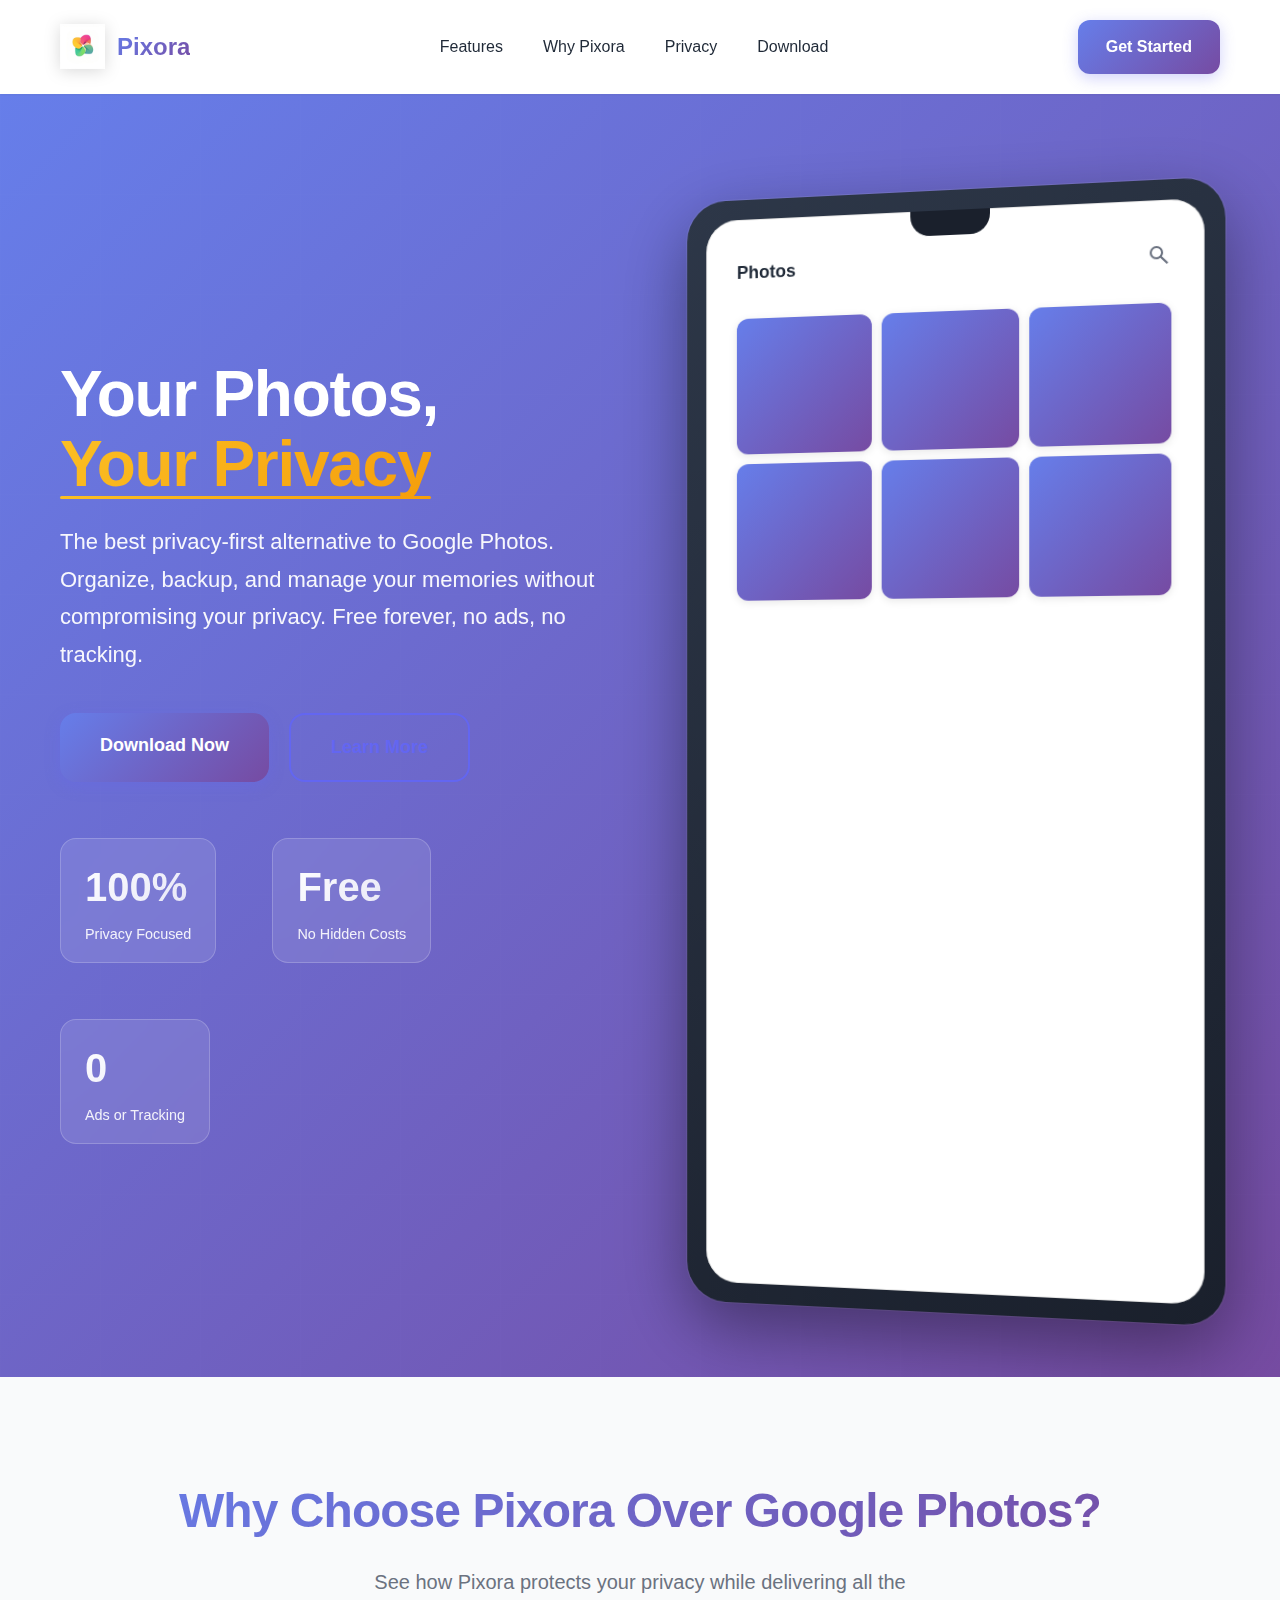
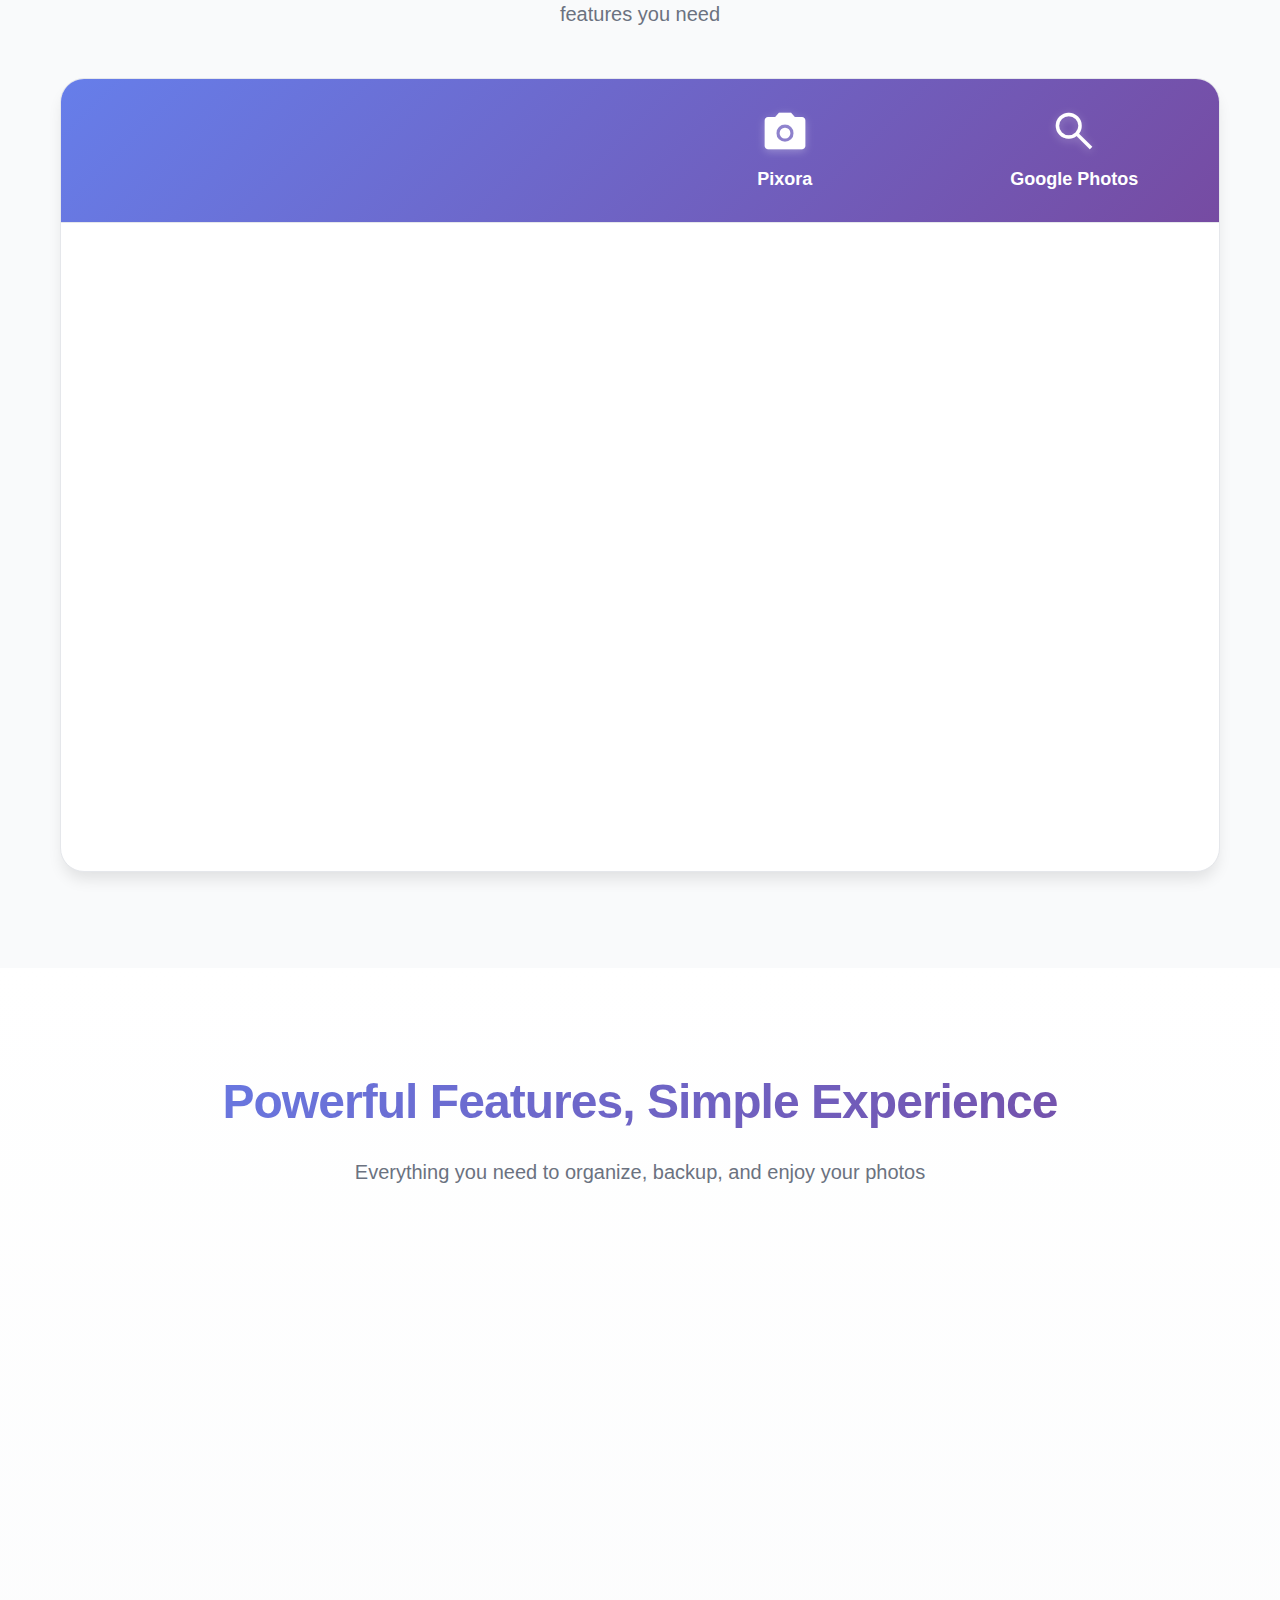
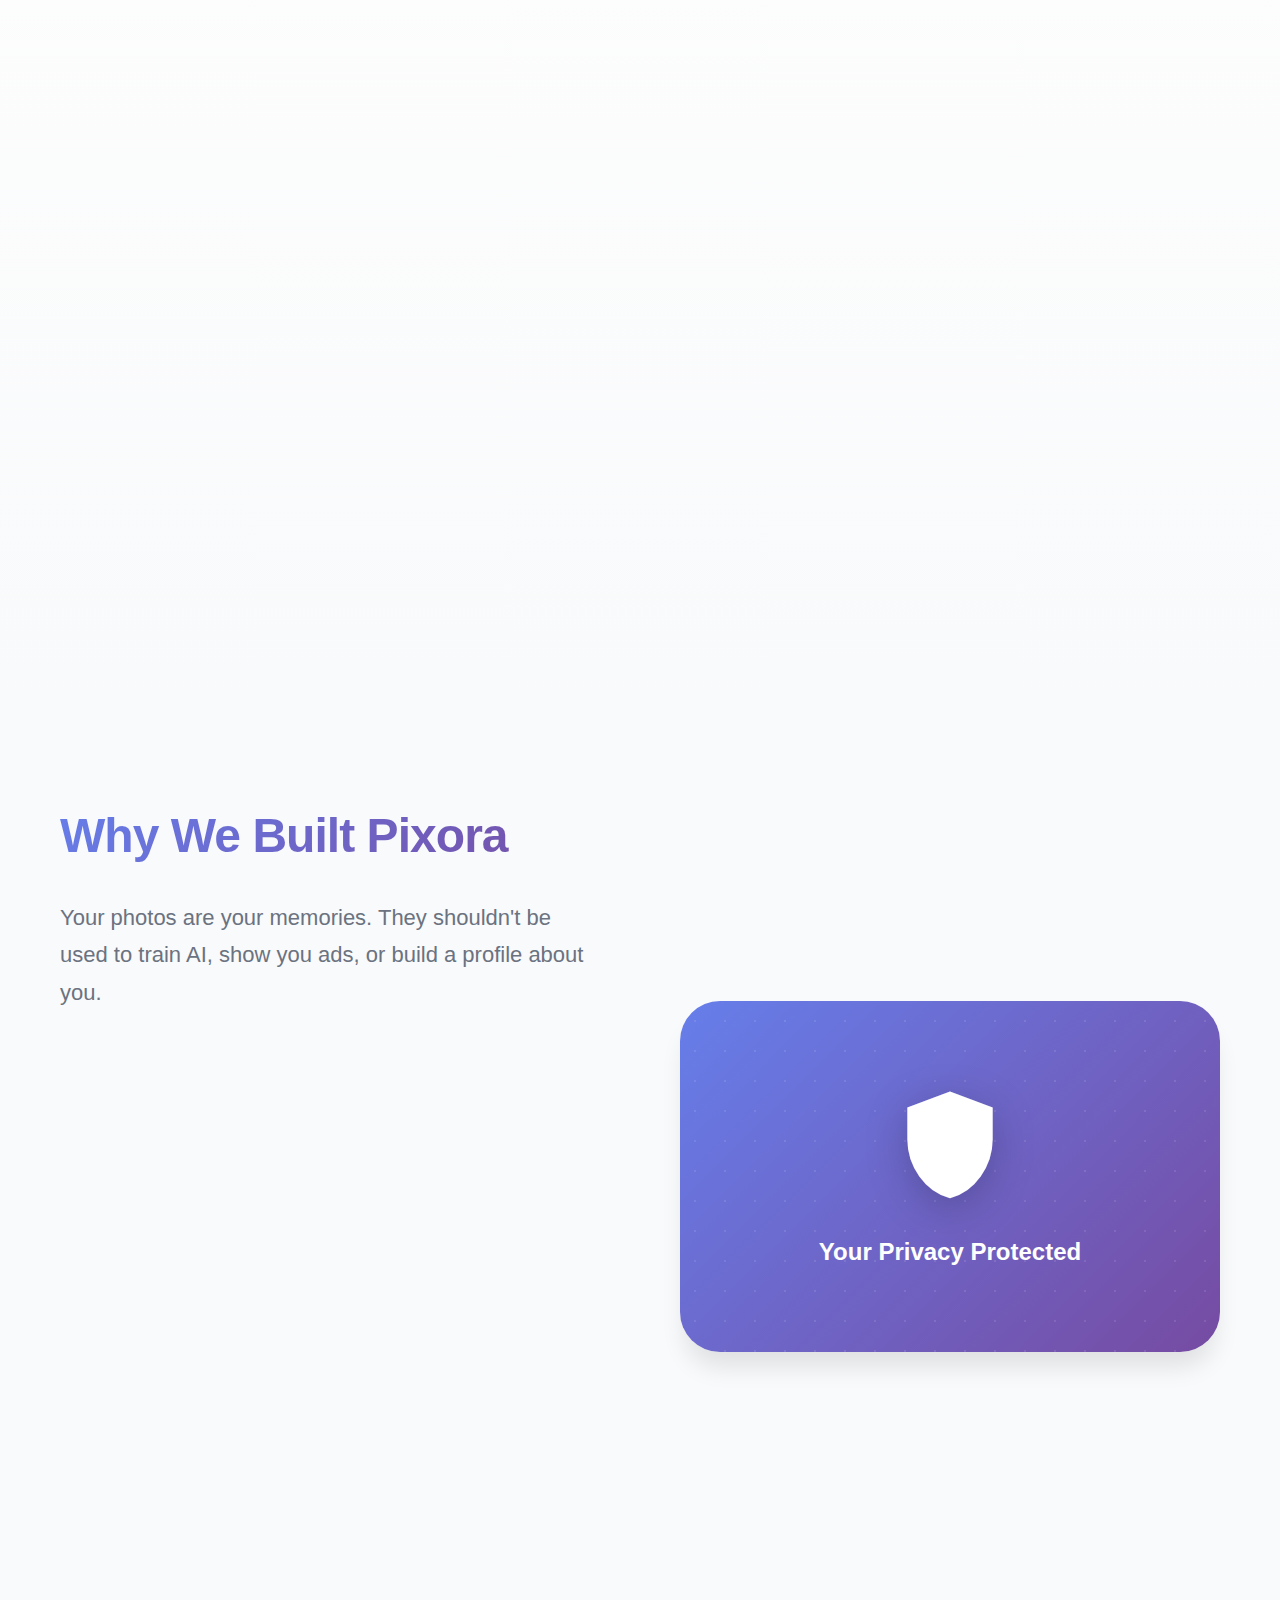
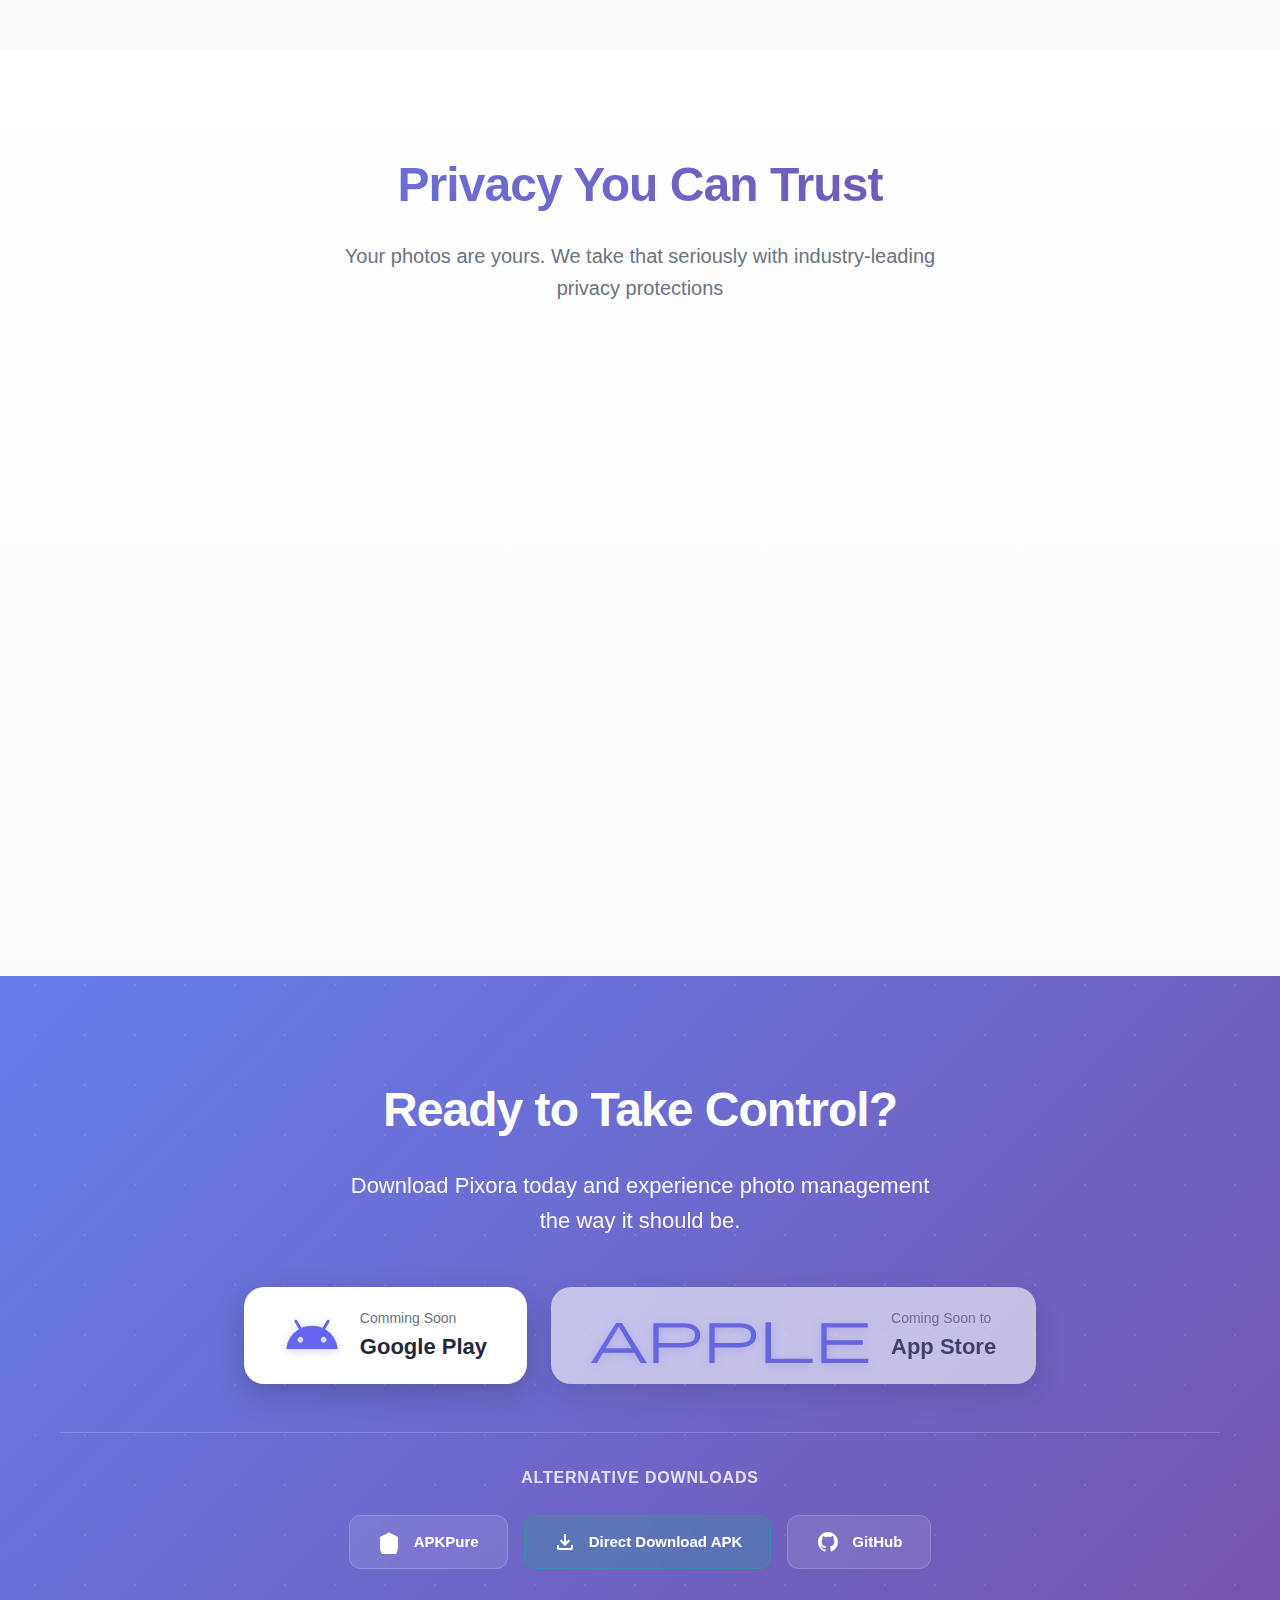
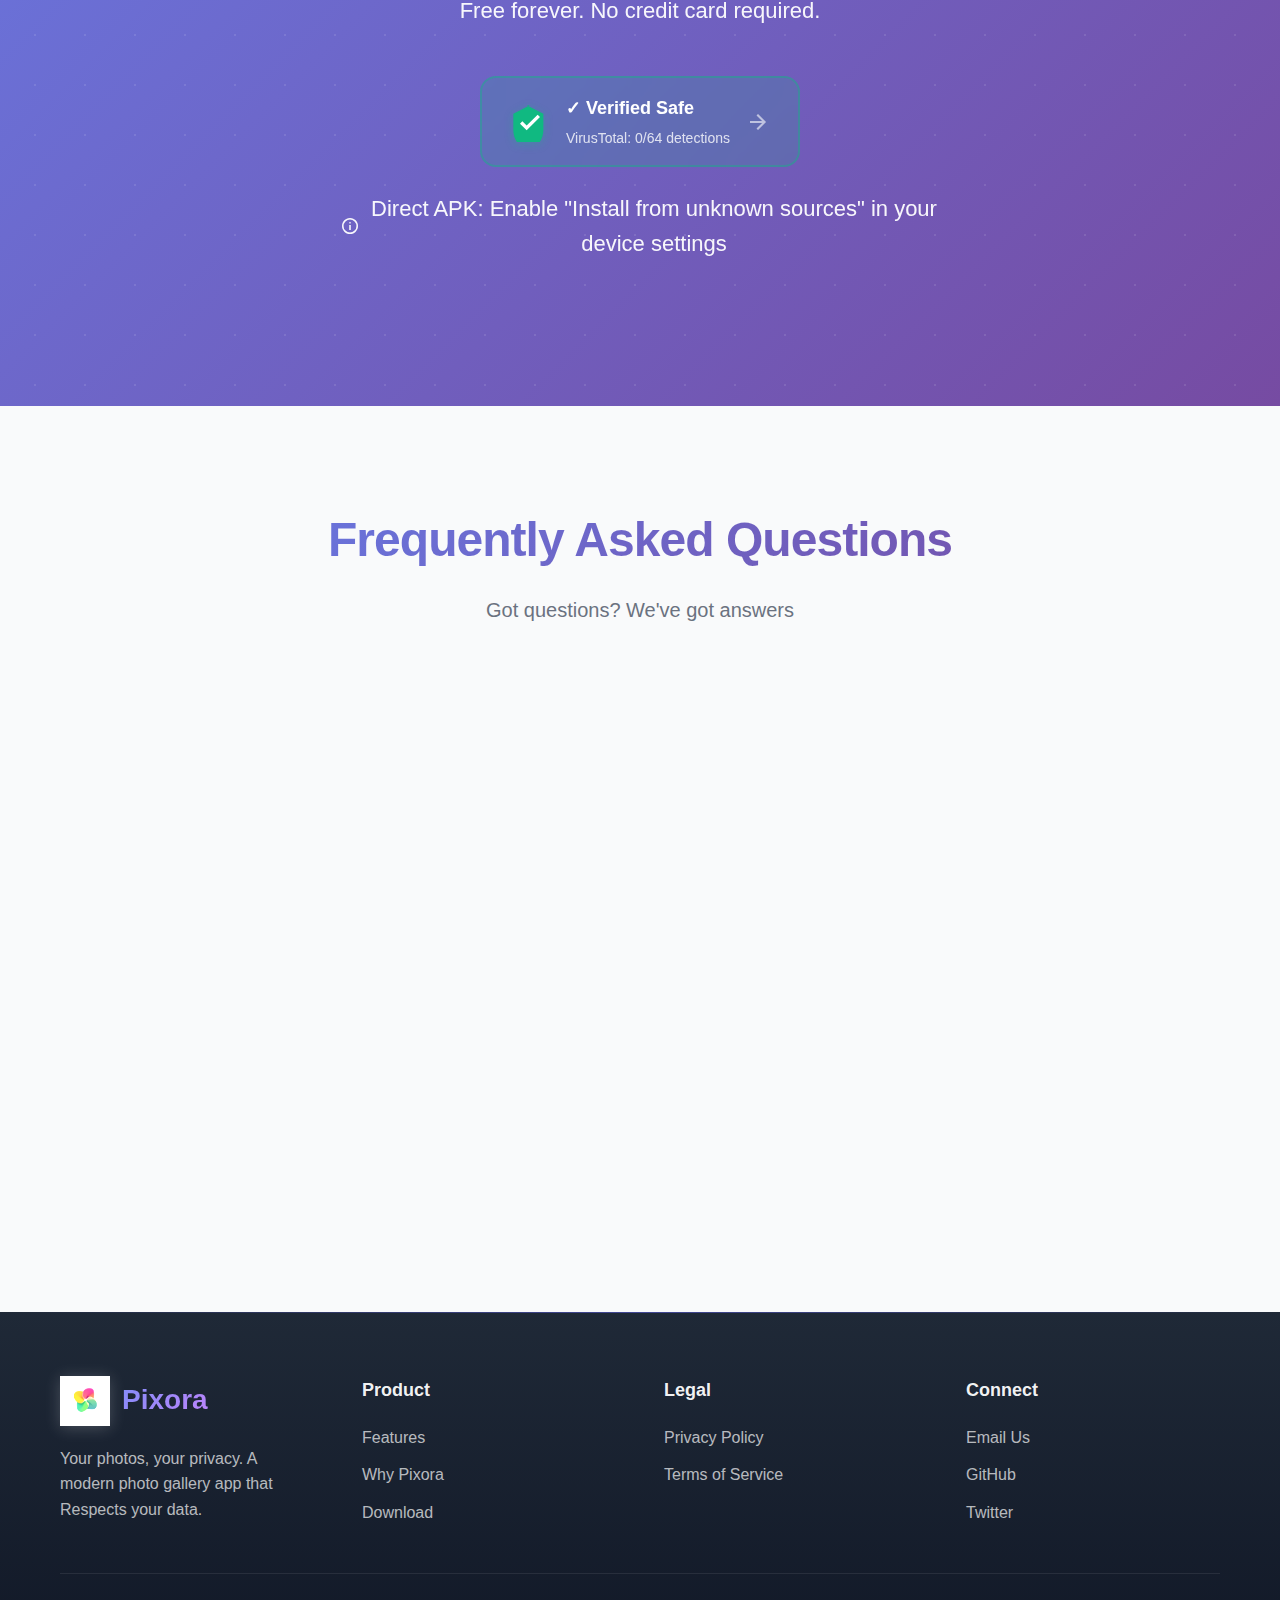
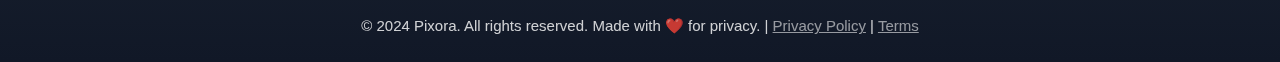
<file: website/index.html>
<!DOCTYPE html>
<html lang="en">
  <head>
    <!-- Essential Meta Tags -->
    <meta charset="UTF-8" />
    <meta name="viewport" content="width=device-width, initial-scale=1.0" />
    <meta http-equiv="X-UA-Compatible" content="IE=edge" />

    <!-- Google Search Console Verification -->
    <meta name="google-site-verification" content="4TEN8Q-vSfKuX3__hjDEDnIYem8OVE7vlS-aRZV_Hmw" />

    <!-- Primary Meta Tags -->
    <title>
      Pixora - Privacy-First Photo Gallery App | Google Photos Alternative 2024
    </title>
    <meta
      name="title"
      content="Pixora - Privacy-First Photo Gallery App | Google Photos Alternative 2024"
    />
    <meta
      name="description"
      content="Pixora is the best privacy-focused photo gallery app for Android. No tracking, no ads, no AI training. Free photo backup with end-to-end encryption. Download now!"
    />
    <meta
      name="keywords"
      content="photo gallery app, privacy photo app, Google Photos alternative, photo backup app, secure photo storage, encrypted photo backup, photo organizer, photo manager, Android photo app, free photo backup, photo gallery Android, private photo vault, photo cloud backup, best photo app 2024, photo app no ads, photo app privacy"
    />
    <meta name="author" content="Pixora" />
    <meta
      name="robots"
      content="index, follow, max-image-preview:large, max-snippet:-1, max-video-preview:-1"
    />
    <link rel="canonical" href="https://pixoracloud.qzz.io/" />

    <!-- Open Graph / Facebook -->
    <meta property="og:type" content="website" />
    <meta property="og:url" content="https://pixoracloud.qzz.io/" />
    <meta
      property="og:title"
      content="Pixora - Privacy-First Photo Gallery App | Google Photos Alternative"
    />
    <meta
      property="og:description"
      content="The best privacy-focused photo gallery app. No tracking, no ads, no AI training. Free photo backup with end-to-end encryption. Download for Android now!"
    />
    <meta property="og:image" content="https://pixoracloud.qzz.io/logo.jpg" />
    <meta property="og:image:width" content="1200" />
    <meta property="og:image:height" content="630" />
    <meta property="og:site_name" content="Pixora" />
    <meta property="og:locale" content="en_US" />

    <!-- Twitter Card -->
    <meta name="twitter:card" content="summary_large_image" />
    <meta name="twitter:url" content="https://pixoracloud.qzz.io/" />
    <meta
      name="twitter:title"
      content="Pixora - Privacy-First Photo Gallery App"
    />
    <meta
      name="twitter:description"
      content="The best privacy-focused photo gallery app. No tracking, no ads, no AI training. Free photo backup with end-to-end encryption."
    />
    <meta name="twitter:image" content="https://pixoracloud.qzz.io/logo.jpg" />
    <meta name="twitter:creator" content="@pixoraapp" />

    <!-- Additional SEO Meta Tags -->
    <meta name="application-name" content="Pixora" />
    <meta name="apple-mobile-web-app-title" content="Pixora" />
    <meta name="apple-mobile-web-app-capable" content="yes" />
    <meta
      name="apple-mobile-web-app-status-bar-style"
      content="black-translucent"
    />
    <meta name="format-detection" content="telephone=no" />
    <meta name="theme-color" content="#6366f1" />

    <!-- Geo Tags -->
    <meta name="geo.region" content="US" />
    <meta name="geo.placename" content="United States" />

    <!-- App Links -->
    <meta property="al:android:package" content="com.pixoracloud.app" />
    <meta property="al:android:app_name" content="Pixora" />

    <!-- Structured Data - Organization -->
    <script type="application/ld+json">
      {
        "@context": "https://schema.org",
        "@type": "Organization",
        "name": "Pixora",
        "url": "https://pixoracloud.qzz.io",
        "logo": "https://pixoracloud.qzz.io/logo.jpg",
        "description": "Privacy-first photo gallery app",
        "sameAs": [
          "https://github.com/pixora-app/pixora",
          "https://twitter.com/pixoraapp"
        ]
      }
    </script>

    <!-- Structured Data - Software Application -->
    <script type="application/ld+json">
      {
        "@context": "https://schema.org",
        "@type": "SoftwareApplication",
        "name": "Pixora",
        "operatingSystem": "Android",
        "applicationCategory": "PhotographyApplication",
        "offers": {
          "@type": "Offer",
          "price": "0",
          "priceCurrency": "USD"
        },
        "aggregateRating": {
          "@type": "AggregateRating",
          "ratingValue": "4.8",
          "ratingCount": "1250"
        },
        "description": "Privacy-first photo gallery app with end-to-end encryption. No tracking, no ads, no AI training on your photos.",
        "screenshot": "https://pixoracloud.qzz.io/screenshots/gallery.png",
        "softwareVersion": "1.0.0",
        "datePublished": "2024-10-29",
        "author": {
          "@type": "Organization",
          "name": "Pixora"
        }
      }
    </script>

    <!-- Structured Data - FAQ -->
    <script type="application/ld+json">
      {
        "@context": "https://schema.org",
        "@type": "FAQPage",
        "mainEntity": [
          {
            "@type": "Question",
            "name": "Is Pixora really free?",
            "acceptedAnswer": {
              "@type": "Answer",
              "text": "Yes! Pixora is completely free with no hidden costs, premium tiers, or in-app purchases. We believe privacy should be accessible to everyone."
            }
          },
          {
            "@type": "Question",
            "name": "How is Pixora different from Google Photos?",
            "acceptedAnswer": {
              "@type": "Answer",
              "text": "Unlike Google Photos, we don't scan your photos for AI training, show you ads, or track your behavior. Your photos stay private with end-to-end encryption."
            }
          },
          {
            "@type": "Question",
            "name": "Can I use Pixora offline?",
            "acceptedAnswer": {
              "@type": "Answer",
              "text": "Absolutely! Pixora works perfectly offline. All your photos are stored locally on your device and accessible anytime without internet."
            }
          }
        ]
      }
    </script>

    <!-- Preconnect for Performance -->
    <link rel="preconnect" href="https://fonts.googleapis.com" />
    <link rel="preconnect" href="https://fonts.gstatic.com" crossorigin />

    <!-- DNS Prefetch -->
    <link rel="dns-prefetch" href="https://fonts.googleapis.com" />

    <!-- Stylesheets -->
    <link
      rel="stylesheet"
      href="https://fonts.googleapis.com/css2?family=Material+Symbols+Outlined:opsz,wght,FILL,GRAD@20..48,100..700,0..1,-50..200&display=swap"
    />
    <link rel="stylesheet" href="styles.css" />

    <!-- Favicons -->
    <link rel="icon" type="image/jpeg" href="logo.jpg" />
    <link rel="apple-touch-icon" href="logo.jpg" />
    <link rel="shortcut icon" href="logo.jpg" />

    <!-- Alternate Languages (if you add translations) -->
    <link rel="alternate" hreflang="en" href="https://pixoracloud.qzz.io/" />
    <link
      rel="alternate"
      hreflang="x-default"
      href="https://pixoracloud.qzz.io/"
    />

    <meta name="google-site-verification" content="4TEN8Q-vSfKuX3__hjDEDnIYem8OVE7vlS-aRZV_Hmw" />
  </head>
  <body itemscope itemtype="https://schema.org/WebPage">
    <!-- Skip to main content for accessibility -->
    <a href="#main-content" class="skip-to-main">Skip to main content</a>

    <!-- Navigation -->
    <nav class="navbar" role="navigation" aria-label="Main navigation">
      <div class="container">
        <div class="nav-wrapper">
          <div
            class="logo"
            itemscope
            itemtype="https://schema.org/Organization"
          >
            <img
              src="logo.jpg"
              alt="Pixora - Privacy-First Photo Gallery App Logo"
              class="logo-image"
              itemprop="logo"
            />
            <span class="logo-text" itemprop="name">Pixora</span>
          </div>
          <ul class="nav-menu" role="menubar">
            <li role="none">
              <a href="#features" role="menuitem">Features</a>
            </li>
            <li role="none">
              <a href="#why-pixora" role="menuitem">Why Pixora</a>
            </li>
            <li role="none"><a href="#privacy" role="menuitem">Privacy</a></li>
            <li role="none">
              <a href="https://github.com/pixora-app/pixora/releases/download/v1.0.0-aurora/com.pixoracloud.app.apk" role="menuitem">Download</a>
            </li>
          </ul>
          <a
            href="https://apkpure.com/pixora-privacy-first-photo-gallery/com.pixoracloud.app"
            class="btn btn-primary"
            aria-label="Get started with Pixora"
            >Get Started</a
          >
        </div>
      </div>
    </nav>

    <!-- Hero Section -->
    <main id="main-content">
    <section class="hero" itemscope itemtype="https://schema.org/SoftwareApplication">
      <div class="container">
        <div class="hero-content">
          <div class="hero-text">
            <h1 class="hero-title" itemprop="name">
              Your Photos, <span class="highlight">Your Privacy</span>
            </h1>
            <p class="hero-subtitle" itemprop="description">
              The best privacy-first alternative to Google Photos. Organize, backup, and
              manage your memories without compromising your privacy. Free forever, no ads, no tracking.
            </p>
            <div class="hero-buttons">
              <a href="https://apkpure.com/pixora-privacy-first-photo-gallery/com.pixoracloud.app" class="btn btn-large btn-primary"
                >Download Now</a
              >
              <a href="#features" class="btn btn-large btn-secondary"
                >Learn More</a
              >
            </div>
            <div class="hero-stats">
              <div class="stat">
                <span class="stat-number">100%</span>
                <span class="stat-label">Privacy Focused</span>
              </div>
              <div class="stat">
                <span class="stat-number">Free</span>
                <span class="stat-label">No Hidden Costs</span>
              </div>
              <div class="stat">
                <span class="stat-number">0</span>
                <span class="stat-label">Ads or Tracking</span>
              </div>
            </div>
          </div>
          <div class="hero-image">
            <div class="phone-mockup">
              <div class="phone-screen">
                <div class="app-preview">
                  <div class="preview-header">
                    <span>Photos</span>
                    <span class="material-symbols-outlined">search</span>
                  </div>
                  <div class="preview-grid">
                    <div class="preview-item"></div>
                    <div class="preview-item"></div>
                    <div class="preview-item"></div>
                    <div class="preview-item"></div>
                    <div class="preview-item"></div>
                    <div class="preview-item"></div>
                  </div>
                </div>
              </div>
            </div>
          </div>
        </div>
      </div>
    </section>

    <!-- Comparison Section -->
    <section class="comparison">
      <div class="container">
        <h2 class="section-title">Why Choose Pixora Over Google Photos?</h2>
        <p class="section-subtitle">
          See how Pixora protects your privacy while delivering all the features
          you need
        </p>
        <div class="comparison-table">
          <div class="comparison-header">
            <div class="comparison-cell"></div>
            <div class="comparison-cell brand">
              <span class="material-symbols-outlined brand-logo"
                >photo_camera</span
              >
              <span>Pixora</span>
            </div>
            <div class="comparison-cell brand">
              <span class="material-symbols-outlined brand-logo">search</span>
              <span>Google Photos</span>
            </div>
          </div>
          <div class="comparison-row">
            <div class="comparison-cell feature">Your Data Stays Private</div>
            <div class="comparison-cell check">✓</div>
            <div class="comparison-cell cross">✗</div>
          </div>
          <div class="comparison-row">
            <div class="comparison-cell feature">
              No AI Training on Your Photos
            </div>
            <div class="comparison-cell check">✓</div>
            <div class="comparison-cell cross">✗</div>
          </div>
          <div class="comparison-row">
            <div class="comparison-cell feature">No Ads</div>
            <div class="comparison-cell check">✓</div>
            <div class="comparison-cell cross">✗</div>
          </div>
          <div class="comparison-row">
            <div class="comparison-cell feature">Optional Cloud Backup</div>
            <div class="comparison-cell check">✓</div>
            <div class="comparison-cell check">✓</div>
          </div>
          <div class="comparison-row">
            <div class="comparison-cell feature">Works Offline</div>
            <div class="comparison-cell check">✓</div>
            <div class="comparison-cell cross">Limited</div>
          </div>
          <div class="comparison-row">
            <div class="comparison-cell feature">Open Source</div>
            <div class="comparison-cell check">✓</div>
            <div class="comparison-cell cross">✗</div>
          </div>
        </div>
      </div>
    </section>

    <!-- Features Section -->
    <section id="features" class="features">
      <div class="container">
        <h2 class="section-title">Powerful Features, Simple Experience</h2>
        <p class="section-subtitle">
          Everything you need to organize, backup, and enjoy your photos
        </p>
        <div class="features-grid">
          <div class="feature-card">
            <span class="material-symbols-outlined feature-icon"
              >collections</span
            >
            <h3>Beautiful Gallery</h3>
            <p>
              View all your photos in a stunning, organized grid. Group by date,
              search by name, and navigate with ease.
            </p>
          </div>
          <div class="feature-card">
            <span class="material-symbols-outlined feature-icon"
              >cloud_upload</span
            >
            <h3>Optional Cloud Backup</h3>
            <p>
              Choose to backup your photos to the cloud. Your choice, your
              control. Works perfectly offline too.
            </p>
          </div>
          <div class="feature-card">
            <span class="material-symbols-outlined feature-icon">lock</span>
            <h3>Privacy First</h3>
            <p>
              Your photos stay on your device by default. No tracking, no ads,
              no AI training on your memories.
            </p>
          </div>
          <div class="feature-card">
            <span class="material-symbols-outlined feature-icon"
              >folder_open</span
            >
            <h3>Smart Organization</h3>
            <p>
              Create albums, mark favorites, archive old photos. Keep your
              memories organized your way.
            </p>
          </div>
          <div class="feature-card">
            <span class="material-symbols-outlined feature-icon">palette</span>
            <h3>Photo Editing</h3>
            <p>
              Edit your photos with built-in tools. Crop, rotate, adjust, and
              enhance without leaving the app.
            </p>
          </div>
          <div class="feature-card">
            <span class="material-symbols-outlined feature-icon">sync</span>
            <h3>Auto Sync</h3>
            <p>
              Automatically back up new photos when connected to WiFi. Set it and
              forget it.
            </p>
          </div>
          <div class="feature-card">
            <span class="material-symbols-outlined feature-icon"
              >dark_mode</span
            >
            <h3>Dark Mode</h3>
            <p>
              Easy on the eyes with beautiful dark mode support. Automatically
              switches based on your preference.
            </p>
          </div>
          <div class="feature-card">
            <span class="material-symbols-outlined feature-icon">bolt</span>
            <h3>Lightning Fast</h3>
            <p>
              Optimized for performance. Smooth scrolling, instant loading, and
              responsive interface.
            </p>
          </div>
          <div class="feature-card">
            <span class="material-symbols-outlined feature-icon"
              >restore_from_trash</span
            >
            <h3>Trash & Recovery</h3>
            <p>
              Deleted by mistake? Recover photos from trash within 30 days. Your
              safety net.
            </p>
          </div>
        </div>
      </div>
    </section>

    <!-- Why Pixora Section -->
    <section id="why-pixora" class="why-pixora">
      <div class="container">
        <div class="why-content">
          <div class="why-text">
            <h2>Why We Built Pixora</h2>
            <p class="lead">
              Your photos are your memories. They shouldn't be used to train AI,
              show you ads, or build a profile about you.
            </p>
            <div class="why-points">
              <div class="why-point">
                <span class="material-symbols-outlined point-icon"
                  >verified_user</span
                >
                <div>
                  <h4>You Own Your Data</h4>
                  <p>
                    Photos stay on your device. Cloud backup is optional and
                    encrypted.
                  </p>
                </div>
              </div>
              <div class="why-point">
                <span class="material-symbols-outlined point-icon">block</span>
                <div>
                  <h4>No Surveillance</h4>
                  <p>
                    We don't scan your photos, track your behavior, or sell your
                    data.
                  </p>
                </div>
              </div>
              <div class="why-point">
                <span class="material-symbols-outlined point-icon"
                  >payments</span
                >
                <div>
                  <h4>Truly Free</h4>
                  <p>
                    No hidden costs, no premium tiers, no ads. Just a great
                    photo app.
                  </p>
                </div>
              </div>
            </div>
          </div>
          <div class="why-image">
            <div class="privacy-shield">
              <span class="material-symbols-outlined shield-icon">shield</span>
              <p>Your Privacy Protected</p>
            </div>
          </div>
        </div>
      </div>
    </section>

    <!-- Privacy Section -->
    <section id="privacy" class="privacy">
      <div class="container">
        <h2 class="section-title">Privacy You Can Trust</h2>
        <p class="section-subtitle">
          Your photos are yours. We take that seriously with industry-leading
          privacy protections
        </p>
        <div class="privacy-grid">
          <div class="privacy-card">
            <h3>
              <span class="material-symbols-outlined">encrypted</span>
              End-to-End Encryption
            </h3>
            <p>
              All data transmitted to the cloud is encrypted using
              industry-standard protocols. Please note that only you can access your photos.
            </p>
          </div>
          <div class="privacy-card">
            <h3>
              <span class="material-symbols-outlined">smartphone</span> Local
              First
            </h3>
            <p>
              Photos are stored on your device by default. Cloud backup is
              completely optional and under your control.
            </p>
          </div>
          <div class="privacy-card">
            <h3>
              <span class="material-symbols-outlined">visibility_off</span> No
              Tracking
            </h3>
            <p>
              We don't use analytics, tracking pixels, or any surveillance
              technology. Your usage is your business.
            </p>
          </div>
          <div class="privacy-card">
            <h3>
              <span class="material-symbols-outlined">smart_toy</span> No AI
              Training
            </h3>
            <p>
              Your photos are never used to train AI models or machine learning
              algorithms. They're yours alone.
            </p>
          </div>
          <div class="privacy-card">
            <h3>
              <span class="material-symbols-outlined">delete_forever</span> Easy
              Deletion
            </h3>
            <p>
              Delete your data anytime. When you delete, it's gone forever. No
              backups, no archives.
            </p>
          </div>
          <div class="privacy-card">
            <h3>
              <span class="material-symbols-outlined">code</span> Transparent
            </h3>
            <p>
              Open source code means you can verify our privacy claims. No
              hidden surprises.
            </p>
          </div>
        </div>
      </div>
    </section>

    <!-- Download Section -->
    <section id="download" class="download">
      <div class="container">
        <div class="download-content">
          <h2>Ready to Take Control?</h2>
          <p>
            Download Pixora today and experience photo management the way it
            should be.
          </p>

          <!-- Primary Download Buttons -->
          <div class="download-buttons">
            <a
              href=""
              target="_blank"
              rel="noopener"
              class="download-btn"
            >
              <span class="material-symbols-outlined download-icon"
                >android</span
              >
              <div class="download-text">
                <span class="download-label">Comming Soon </span>
                <span class="download-store">Google Play</span>
              </div>
            </a>
            <a href="#" class="download-btn disabled">
              <span class="material-symbols-outlined download-icon">apple</span>
              <div class="download-text">
                <span class="download-label">Coming Soon to</span>
                <span class="download-store">App Store</span>
              </div>
            </a>
          </div>

          <!-- Alternative Download Options -->
          <div class="alternative-downloads">
            <p class="alt-download-title">Alternative Downloads</p>
            <div class="alt-download-buttons">
              <a
                href="https://apkpure.com/pixora-privacy-first-photo-gallery/com.pixoracloud.app"
                target="_blank"
                rel="noopener"
                class="alt-download-btn"
              >
                <svg
                  class="alt-icon"
                  viewBox="0 0 24 24"
                  xmlns="http://www.w3.org/2000/svg"
                >
                  <path
                    d="M12 2L2 7v10c0 5.55 3.84 10.74 9 12 5.16-1.26 9-6.45 9-12V7l-10-5z"
                    fill="currentColor"
                  />
                  <path
                    d="M10 17l-4-4 1.41-1.41L10 14.17l6.59-6.59L18 9l-8 8z"
                    fill="#fff"
                  />
                </svg>
                <span>APKPure</span>
              </a>
              <a
                href="https://github.com/pixora-app/pixora/releases/download/v1.0.0-aurora/com.pixoracloud.app.apk"
                download
                class="alt-download-btn direct-download"
              >
                <span class="material-symbols-outlined alt-icon">download</span>
                <span>Direct Download APK</span>
              </a>
              <a
                href="https://github.com/pixora-app/pixora/releases/tag/v1.0.0-aurora"
                target="_blank"
                rel="noopener"
                class="alt-download-btn"
              >
                <svg
                  class="alt-icon"
                  viewBox="0 0 24 24"
                  xmlns="http://www.w3.org/2000/svg"
                >
                  <path
                    d="M12 2C6.477 2 2 6.477 2 12c0 4.42 2.865 8.17 6.839 9.49.5.092.682-.217.682-.482 0-.237-.008-.866-.013-1.7-2.782.603-3.369-1.34-3.369-1.34-.454-1.156-1.11-1.463-1.11-1.463-.908-.62.069-.608.069-.608 1.003.07 1.531 1.03 1.531 1.03.892 1.529 2.341 1.087 2.91.831.092-.646.35-1.086.636-1.336-2.22-.253-4.555-1.11-4.555-4.943 0-1.091.39-1.984 1.029-2.683-.103-.253-.446-1.27.098-2.647 0 0 .84-.269 2.75 1.025A9.578 9.578 0 0112 6.836c.85.004 1.705.114 2.504.336 1.909-1.294 2.747-1.025 2.747-1.025.546 1.377.203 2.394.1 2.647.64.699 1.028 1.592 1.028 2.683 0 3.842-2.339 4.687-4.566 4.935.359.309.678.919.678 1.852 0 1.336-.012 2.415-.012 2.743 0 .267.18.578.688.48C19.138 20.167 22 16.418 22 12c0-5.523-4.477-10-10-10z"
                    fill="currentColor"
                  />
                </svg>
                <span>GitHub</span>
              </a>
            </div>
          </div>

          <p class="download-note">Free forever. No credit card required.</p>

          <!-- Security Verification -->
          <div class="security-badge">
            <a
              href="https://www.virustotal.com/gui/file/57ca67e266442320232ce7be03919319e8acbf2024fcb6f594baf7b98dcbeae3"
              target="_blank"
              rel="noopener"
              class="virus-total-badge"
            >
              <svg
                class="badge-icon"
                viewBox="0 0 24 24"
                xmlns="http://www.w3.org/2000/svg"
              >
                <path
                  d="M12 2L2 7v10c0 5.55 3.84 10.74 9 12 5.16-1.26 9-6.45 9-12V7l-10-5z"
                  fill="#10b981"
                />
                <path
                  d="M10 17l-4-4 1.41-1.41L10 14.17l6.59-6.59L18 9l-8 8z"
                  fill="#fff"
                />
              </svg>
              <div class="badge-text">
                <span class="badge-title">✓ Verified Safe</span>
                <span class="badge-subtitle">VirusTotal: 0/64 detections</span>
              </div>
              <span class="material-symbols-outlined badge-arrow"
                >arrow_forward</span
              >
            </a>
          </div>

          <p class="download-info">
            <span class="material-symbols-outlined">info</span>
            Direct APK: Enable "Install from unknown sources" in your device
            settings
          </p>
        </div>
      </div>
    </section>

    <!-- FAQ Section -->
    <section class="faq">
      <div class="container">
        <h2 class="section-title">Frequently Asked Questions</h2>
        <p class="section-subtitle">Got questions? We've got answers</p>
        <div class="faq-grid">
          <div class="faq-item">
            <h3>Is Pixora really free?</h3>
            <p>
              Yes! Pixora is completely free with no hidden costs, premium
              tiers, or in-app purchases. We believe privacy should be
              accessible to everyone.
            </p>
          </div>
          <div class="faq-item">
            <h3>How do you make money?</h3>
            <p>
              Currently, Pixora is a passion project. In the future, we may
              offer optional paid cloud storage for users who want more than the
              free tier.
            </p>
          </div>
          <div class="faq-item">
            <h3>Can I use Pixora offline?</h3>
            <p>
              Absolutely! Pixora works perfectly offline. All your photos are
              stored locally on your device and accessible anytime.
            </p>
          </div>
          <div class="faq-item">
            <h3>How is this different from Google Photos?</h3>
            <p>
              Unlike Google Photos, we don't scan your photos for AI training,
              show you ads, or track your behavior. Your photos stay private.
            </p>
          </div>
          <div class="faq-item">
            <h3>Is my data secure?</h3>
            <p>
              Yes! We use end-to-end encryption for cloud backups, secure
              storage on your device, and never access your photos without
              permission.
            </p>
          </div>
          <div class="faq-item">
            <h3>Can I migrate from Google Photos?</h3>
            <p>
              Yes! Simply download your photos from Google Photos and they'll
              automatically appear in Pixora. No complicated import process
              needed.
            </p>
          </div>
        </div>
      </div>
    </section>

    <!-- Footer -->
    <footer class="footer">
      <div class="container">
        <div class="footer-content">
          <div class="footer-section">
            <div class="footer-logo">
              <img src="logo.jpg" alt="Pixora Logo" class="logo-image" />
              <span class="logo-text">Pixora</span>
            </div>
            <p style="color: rgba(255, 255, 255, 0.7); line-height: 1.6">
              Your photos, your privacy. A modern photo gallery app that
              Respects your data.
            </p>
          </div>
          <div class="footer-section">
            <h4>Product</h4>
            <ul>
              <li><a href="#features">Features</a></li>
              <li><a href="#why-pixora">Why Pixora</a></li>
              <li><a href="https://github.com/pixora-app/pixora/releases/tag/v1.0.0-aurora">Download</a></li>
            </ul>
          </div>
          <div class="footer-section">
            <h4>Legal</h4>
            <ul>
              <li><a href="privacy.html">Privacy Policy</a></li>
              <li><a href="terms.html">Terms of Service</a></li>
            </ul>
          </div>
          <div class="footer-section">
            <h4>Connect</h4>
            <ul>
              <li><a href="mailto:pixoraapp@proton.me">Email Us</a></li>
              <li><a href="#">GitHub</a></li>
              <li><a href="#">Twitter</a></li>
            </ul>
          </div>
        </div>
        <div class="footer-bottom">
          <p>
            &copy; 2024 Pixora. All rights reserved. Made with ❤️ for privacy. |
            <a
              href="#"
              style="
                color: rgba(255, 255, 255, 0.7);
                text-decoration: underline;
              "
              >Privacy Policy</a
            >
            |
            <a
              href="#"
              style="
                color: rgba(255, 255, 255, 0.7);
                text-decoration: underline;
              "
              >Terms</a
            >
          </p>
        </div>
      </div>
    </footer>

    <script src="script.js"></script>
  </body>
</html>
</file>
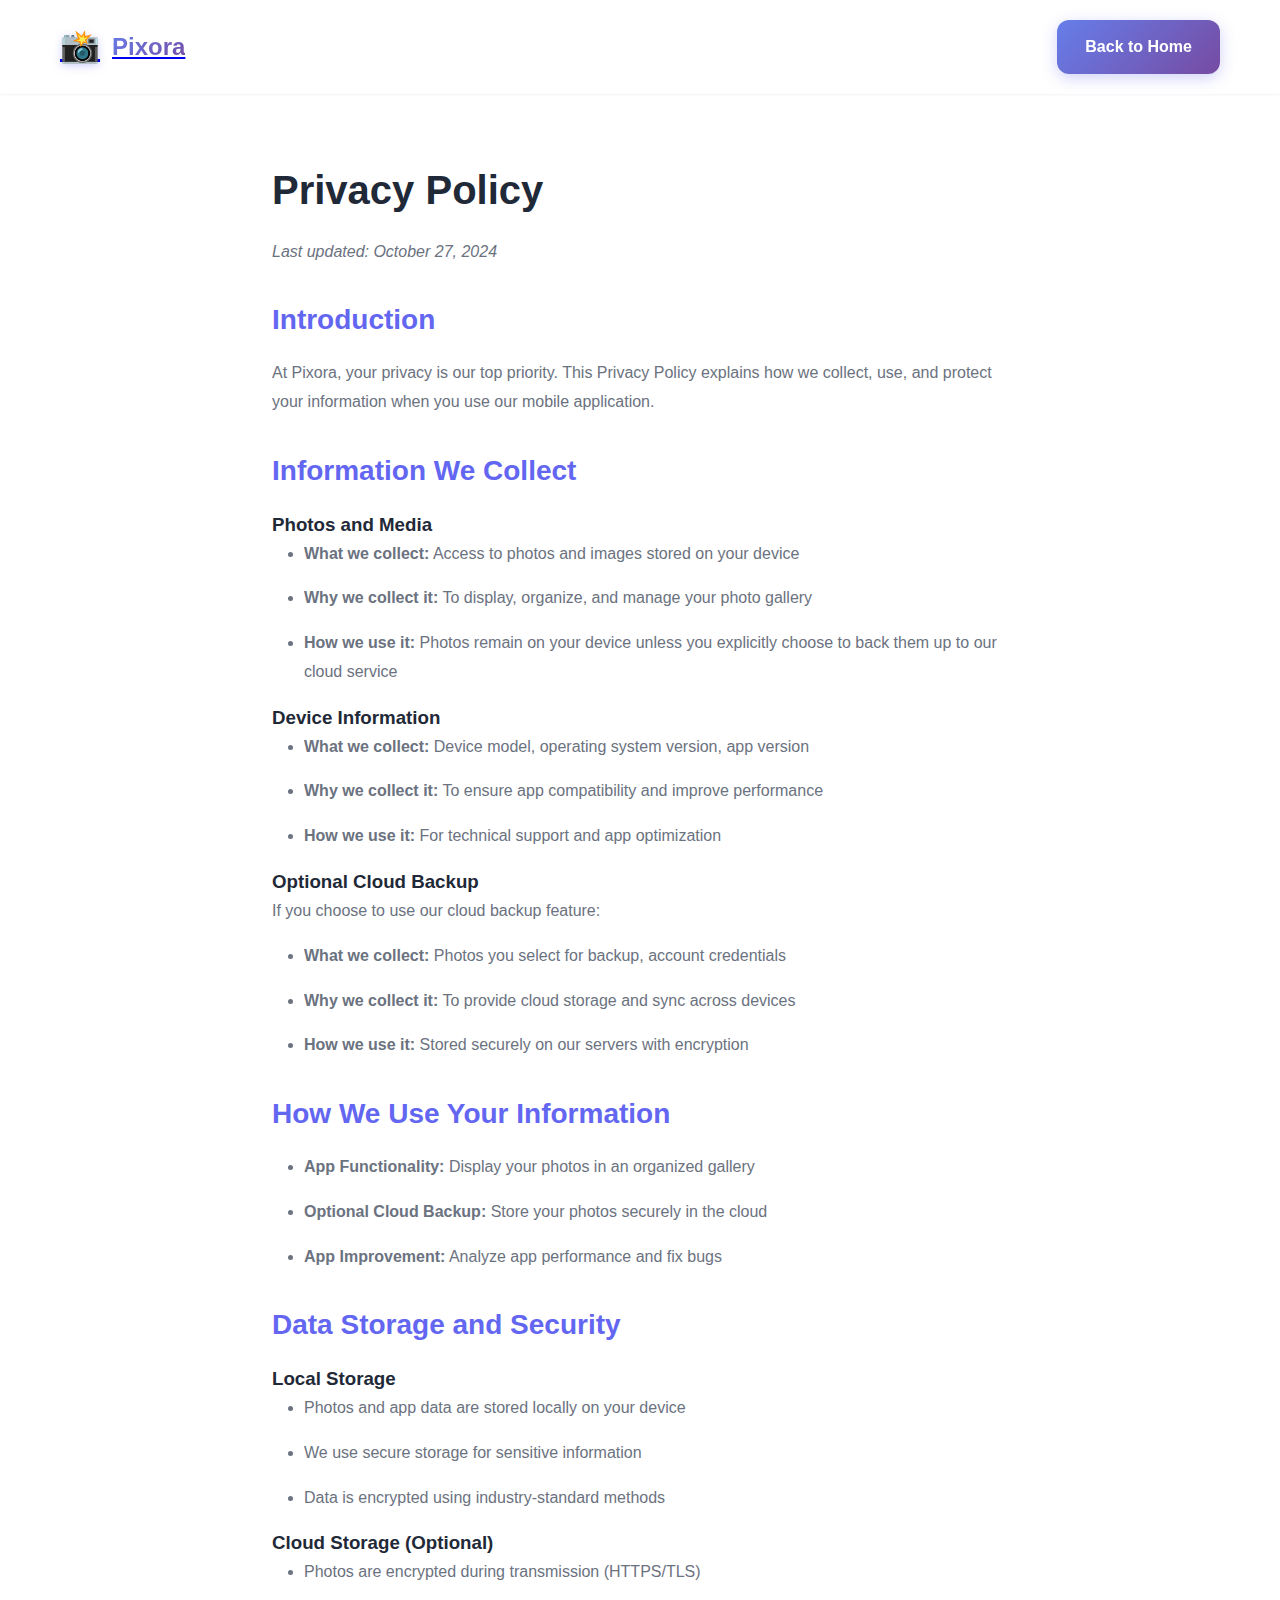
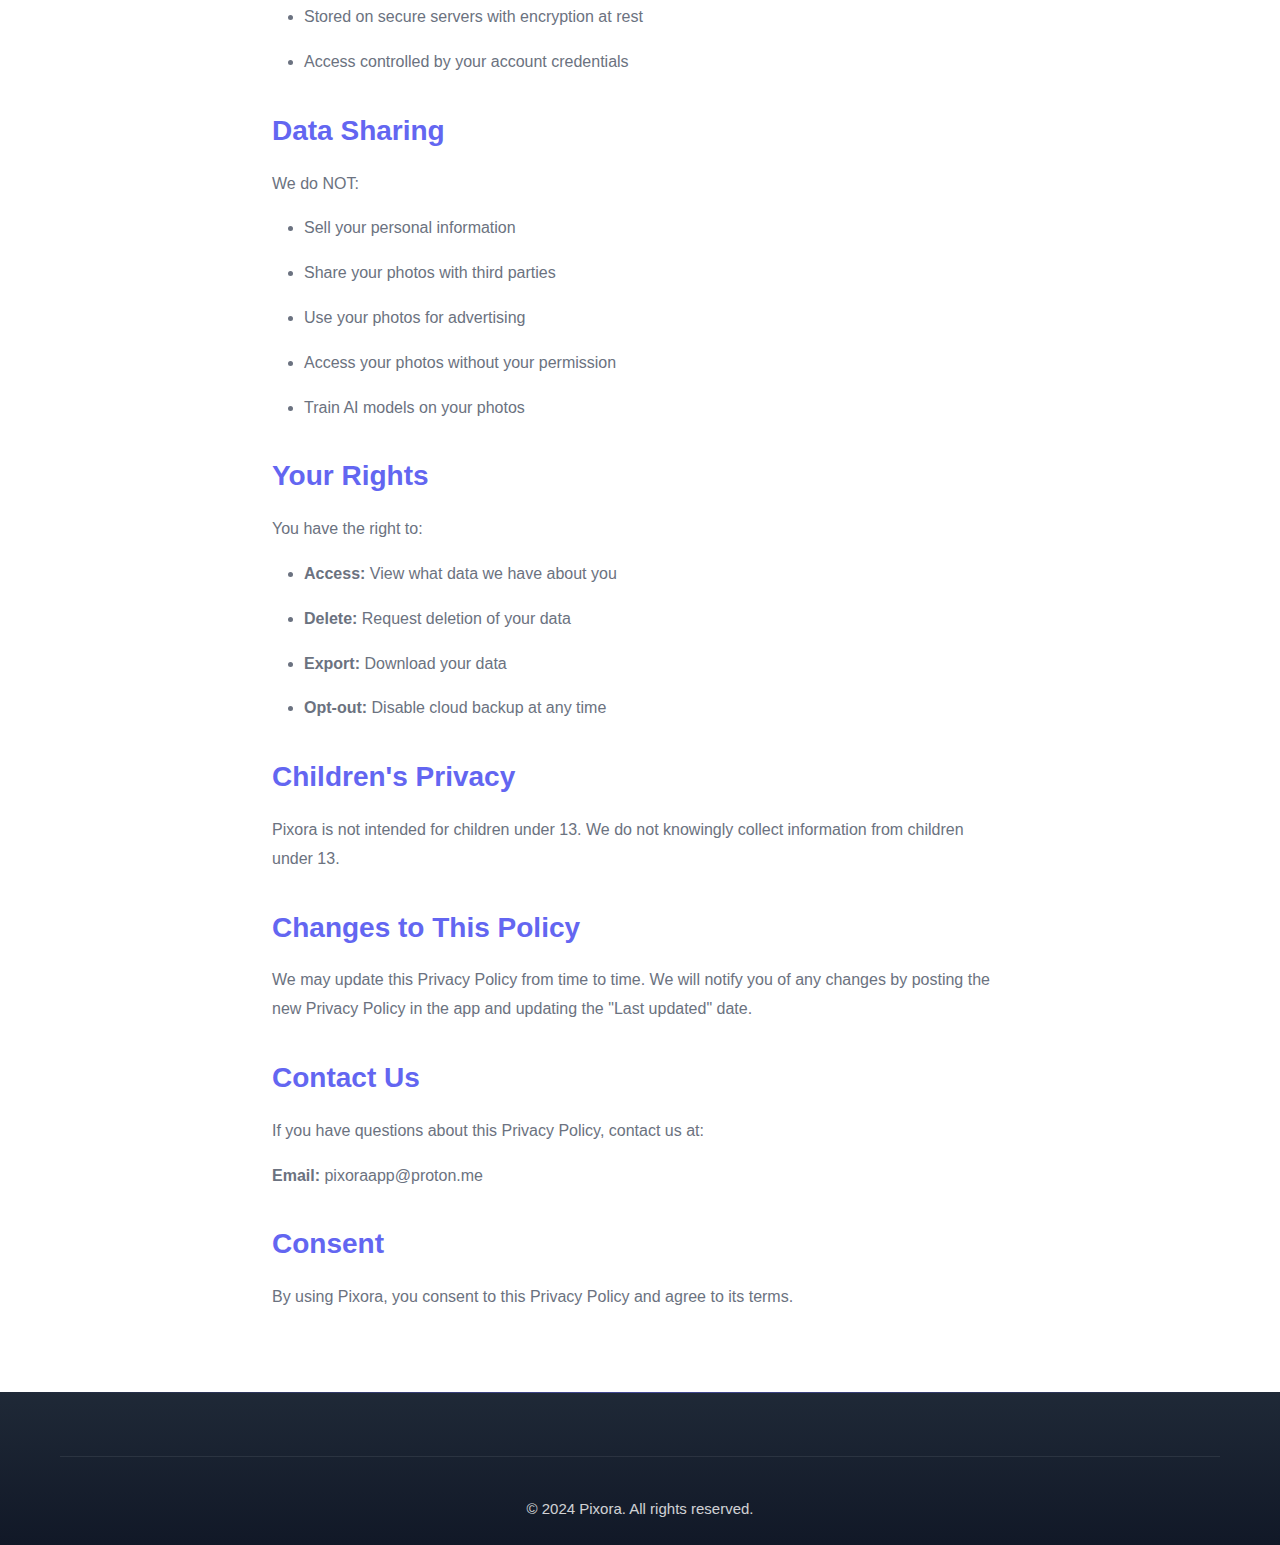
<file: website/privacy.html>
<!DOCTYPE html>
<html lang="en">
  <head>
    <meta charset="UTF-8" />
    <meta name="viewport" content="width=device-width, initial-scale=1.0" />
    <title>Privacy Policy - Pixora</title>
    <link rel="stylesheet" href="styles.css" />
    <style>
      .privacy-page {
        max-width: 800px;
        margin: 0 auto;
        padding: 4rem 2rem;
      }
      .privacy-page h1 {
        font-size: 2.5rem;
        margin-bottom: 1rem;
      }
      .privacy-page h2 {
        font-size: 1.75rem;
        margin-top: 2rem;
        margin-bottom: 1rem;
        color: var(--primary-color);
      }
      .privacy-page p,
      .privacy-page li {
        color: var(--text-light);
        margin-bottom: 1rem;
        line-height: 1.8;
      }
      .privacy-page ul {
        margin-left: 2rem;
      }
      .last-updated {
        color: var(--text-light);
        font-style: italic;
      }
    </style>
  </head>
  <body>
    <!-- Navigation -->
    <nav class="navbar">
      <div class="container">
        <div class="nav-wrapper">
          <a href="index.html" class="logo">
            <span class="logo-icon">📸</span>
            <span class="logo-text">Pixora</span>
          </a>
          <a href="index.html" class="btn btn-primary">Back to Home</a>
        </div>
      </div>
    </nav>

    <div class="privacy-page">
      <h1>Privacy Policy</h1>
      <p class="last-updated">Last updated: October 27, 2024</p>

      <h2>Introduction</h2>
      <p>
        At Pixora, your privacy is our top priority. This Privacy Policy
        explains how we collect, use, and protect your information when you use
        our mobile application.
      </p>

      <h2>Information We Collect</h2>
      <h3>Photos and Media</h3>
      <ul>
        <li>
          <strong>What we collect:</strong> Access to photos and images stored
          on your device
        </li>
        <li>
          <strong>Why we collect it:</strong> To display, organize, and manage
          your photo gallery
        </li>
        <li>
          <strong>How we use it:</strong> Photos remain on your device unless
          you explicitly choose to back them up to our cloud service
        </li>
      </ul>

      <h3>Device Information</h3>
      <ul>
        <li>
          <strong>What we collect:</strong> Device model, operating system
          version, app version
        </li>
        <li>
          <strong>Why we collect it:</strong> To ensure app compatibility and
          improve performance
        </li>
        <li>
          <strong>How we use it:</strong> For technical support and app
          optimization
        </li>
      </ul>

      <h3>Optional Cloud Backup</h3>
      <p>If you choose to use our cloud backup feature:</p>
      <ul>
        <li>
          <strong>What we collect:</strong> Photos you select for backup,
          account credentials
        </li>
        <li>
          <strong>Why we collect it:</strong> To provide cloud storage and sync
          across devices
        </li>
        <li>
          <strong>How we use it:</strong> Stored securely on our servers with
          encryption
        </li>
      </ul>

      <h2>How We Use Your Information</h2>
      <ul>
        <li>
          <strong>App Functionality:</strong> Display your photos in an
          organized gallery
        </li>
        <li>
          <strong>Optional Cloud Backup:</strong> Store your photos securely in
          the cloud
        </li>
        <li>
          <strong>App Improvement:</strong> Analyze app performance and fix bugs
        </li>
      </ul>

      <h2>Data Storage and Security</h2>
      <h3>Local Storage</h3>
      <ul>
        <li>Photos and app data are stored locally on your device</li>
        <li>We use secure storage for sensitive information</li>
        <li>Data is encrypted using industry-standard methods</li>
      </ul>

      <h3>Cloud Storage (Optional)</h3>
      <ul>
        <li>Photos are encrypted during transmission (HTTPS/TLS)</li>
        <li>Stored on secure servers with encryption at rest</li>
        <li>Access controlled by your account credentials</li>
      </ul>

      <h2>Data Sharing</h2>
      <p>We do NOT:</p>
      <ul>
        <li>Sell your personal information</li>
        <li>Share your photos with third parties</li>
        <li>Use your photos for advertising</li>
        <li>Access your photos without your permission</li>
        <li>Train AI models on your photos</li>
      </ul>

      <h2>Your Rights</h2>
      <p>You have the right to:</p>
      <ul>
        <li><strong>Access:</strong> View what data we have about you</li>
        <li><strong>Delete:</strong> Request deletion of your data</li>
        <li><strong>Export:</strong> Download your data</li>
        <li><strong>Opt-out:</strong> Disable cloud backup at any time</li>
      </ul>

      <h2>Children's Privacy</h2>
      <p>
        Pixora is not intended for children under 13. We do not knowingly
        collect information from children under 13.
      </p>

      <h2>Changes to This Policy</h2>
      <p>
        We may update this Privacy Policy from time to time. We will notify you
        of any changes by posting the new Privacy Policy in the app and updating
        the "Last updated" date.
      </p>

      <h2>Contact Us</h2>
      <p>If you have questions about this Privacy Policy, contact us at:</p>
      <p><strong>Email:</strong> pixoraapp@proton.me </p>

      <h2>Consent</h2>
      <p>
        By using Pixora, you consent to this Privacy Policy and agree to its
        terms.
      </p>
    </div>

    <footer class="footer">
      <div class="container">
        <div class="footer-bottom">
          <p>&copy; 2024 Pixora. All rights reserved.</p>
        </div>
      </div>
    </footer>
  </body>
</html>
</file>
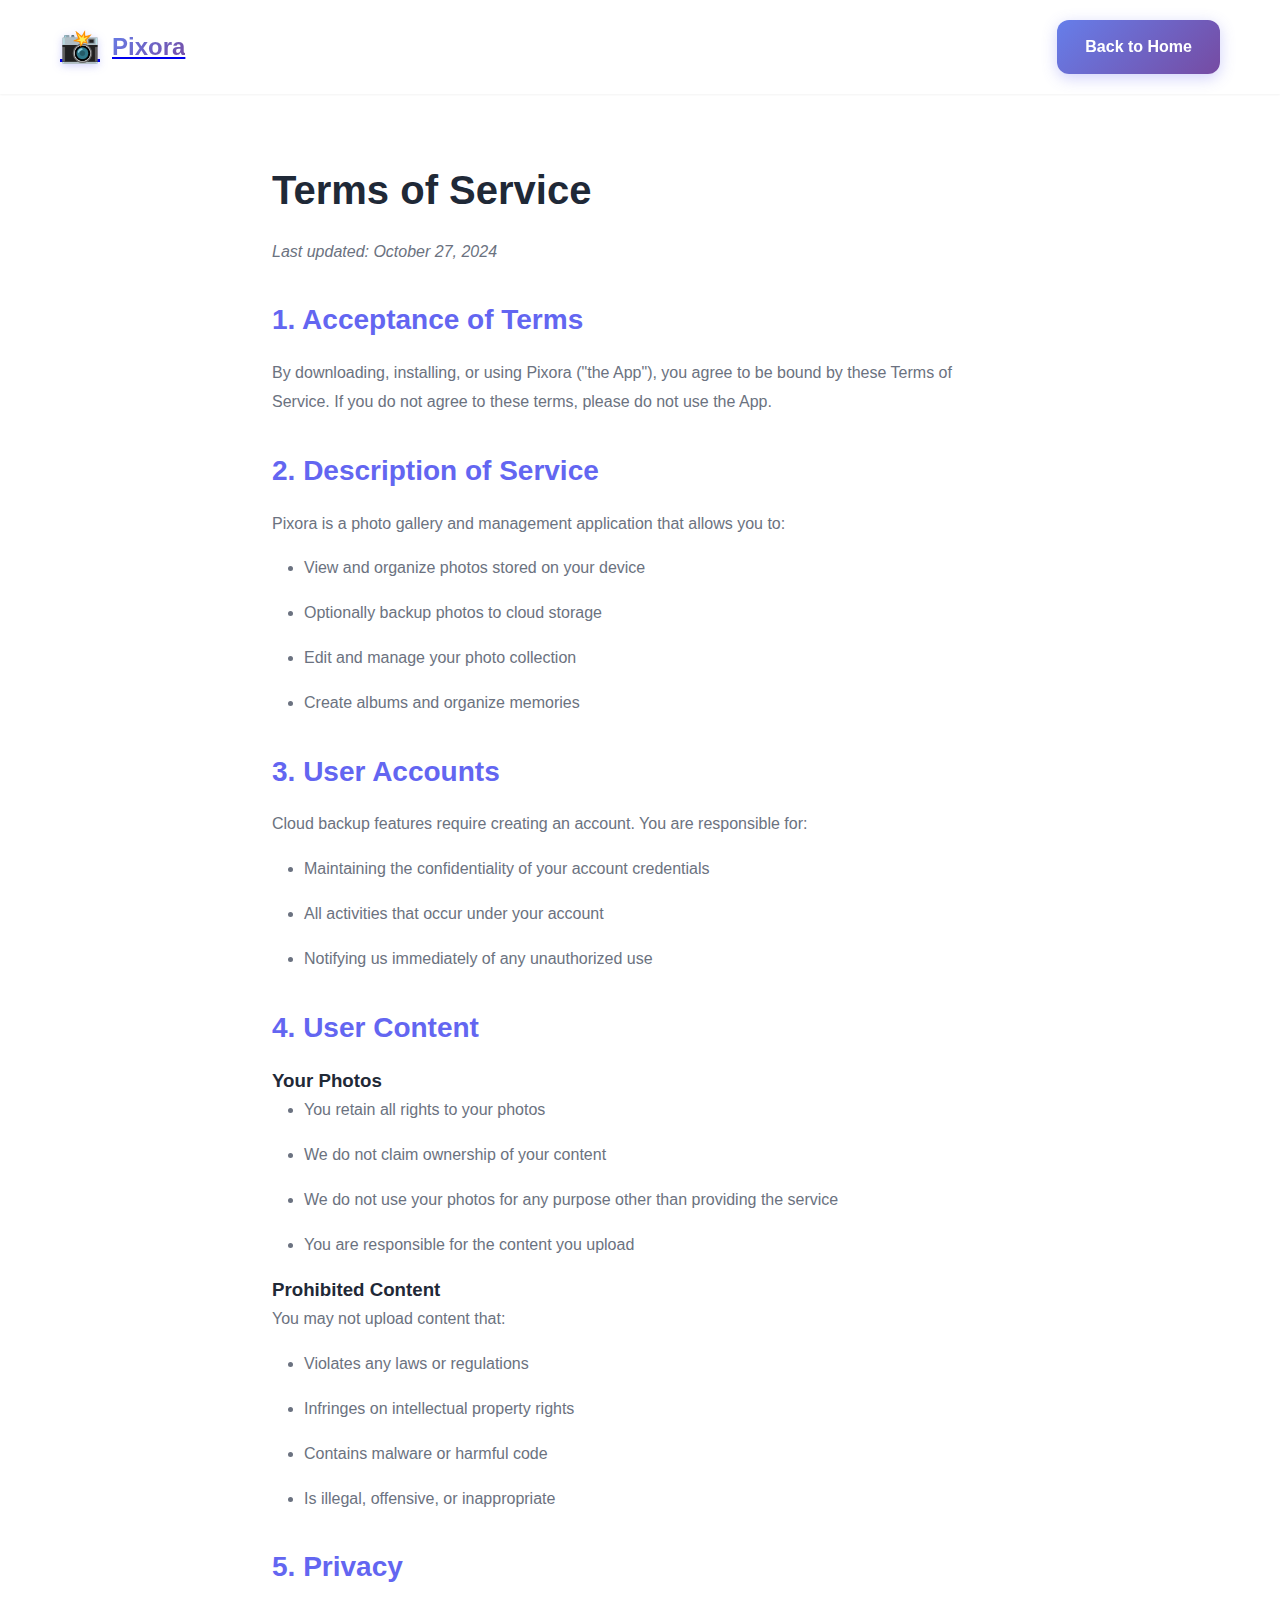
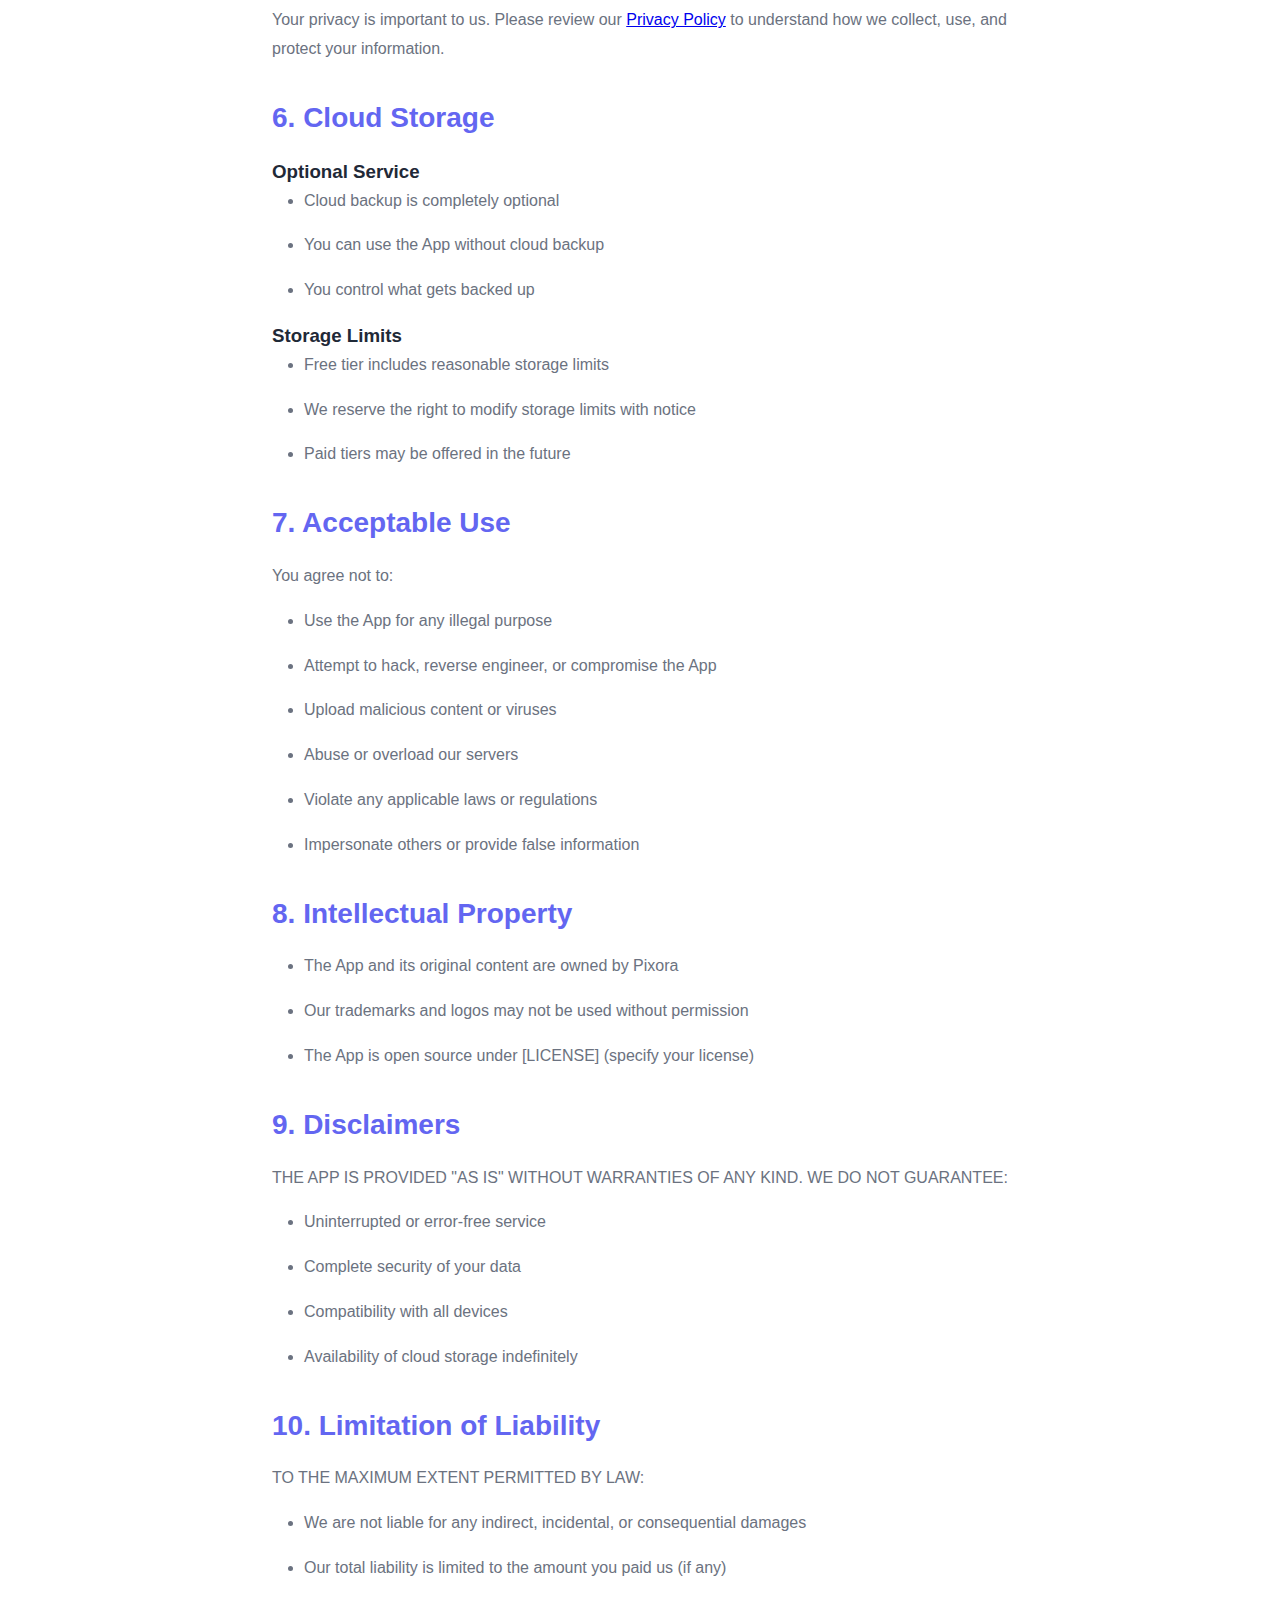
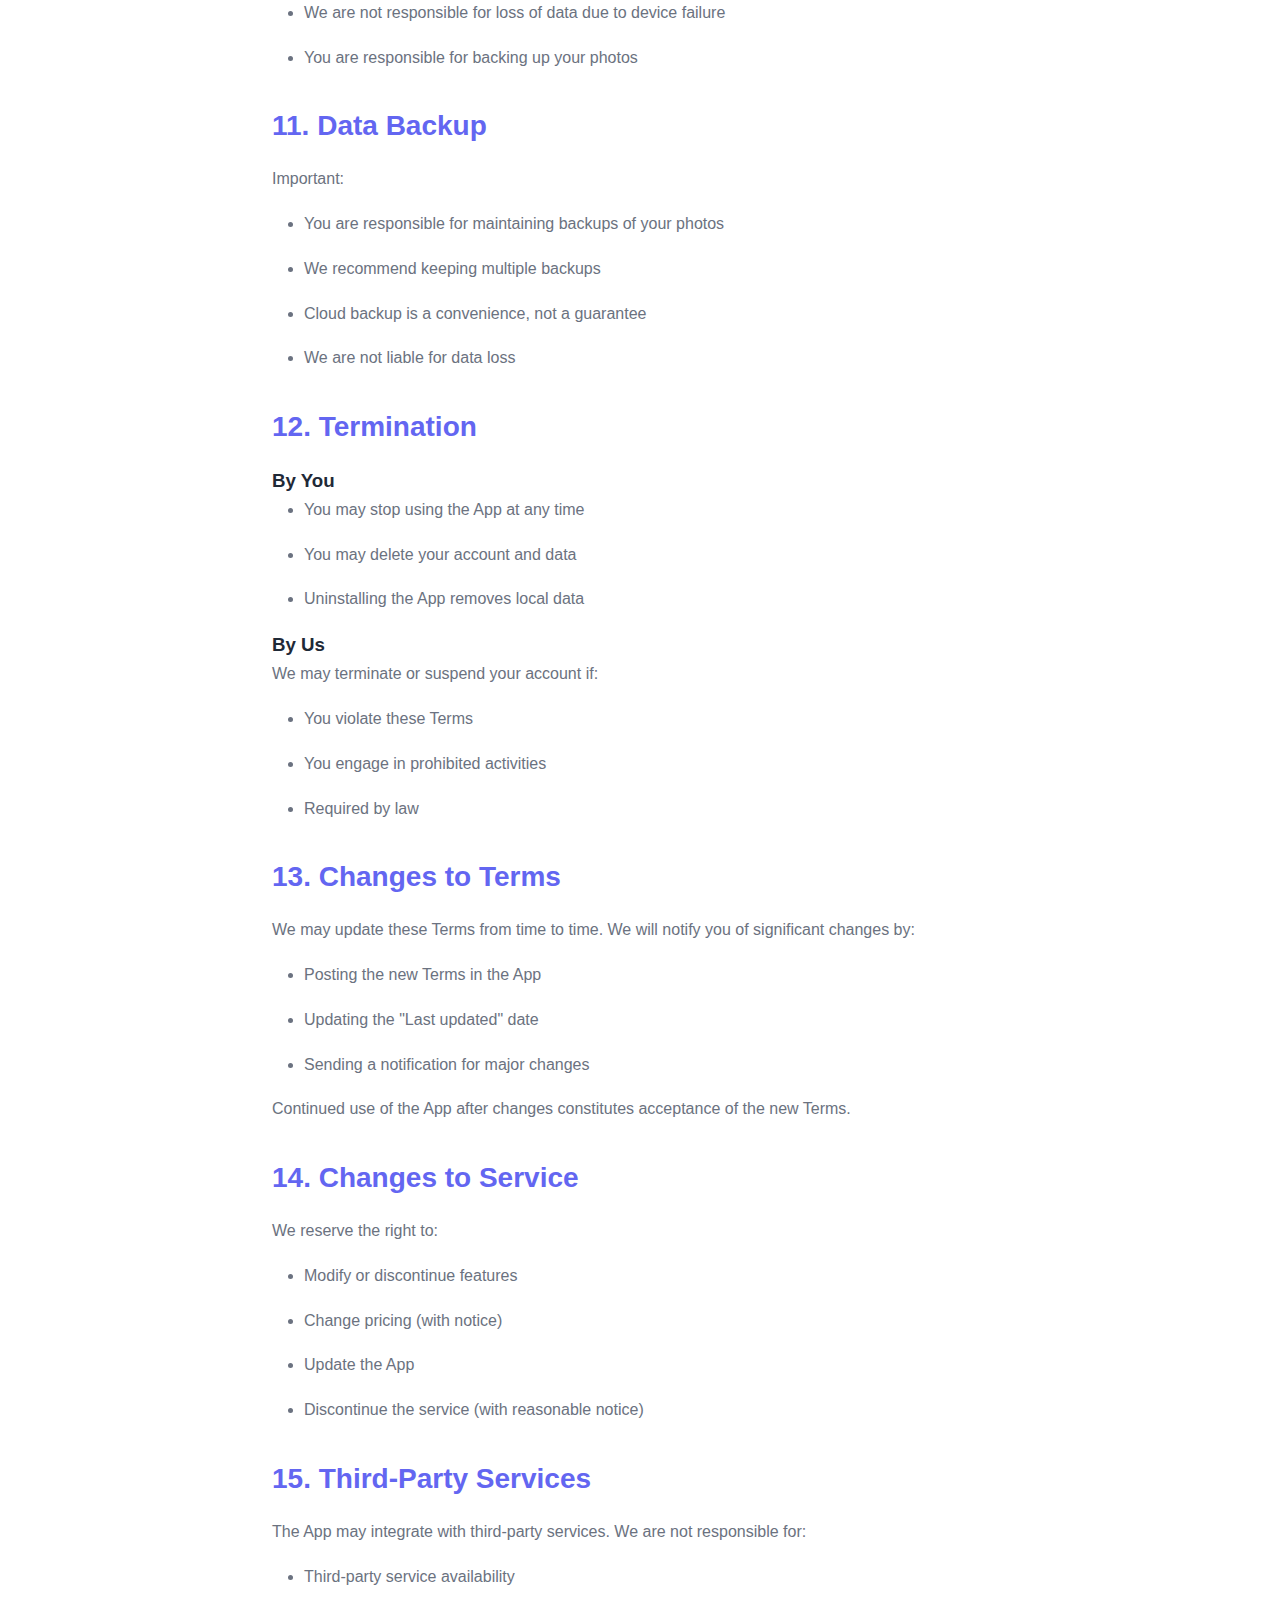
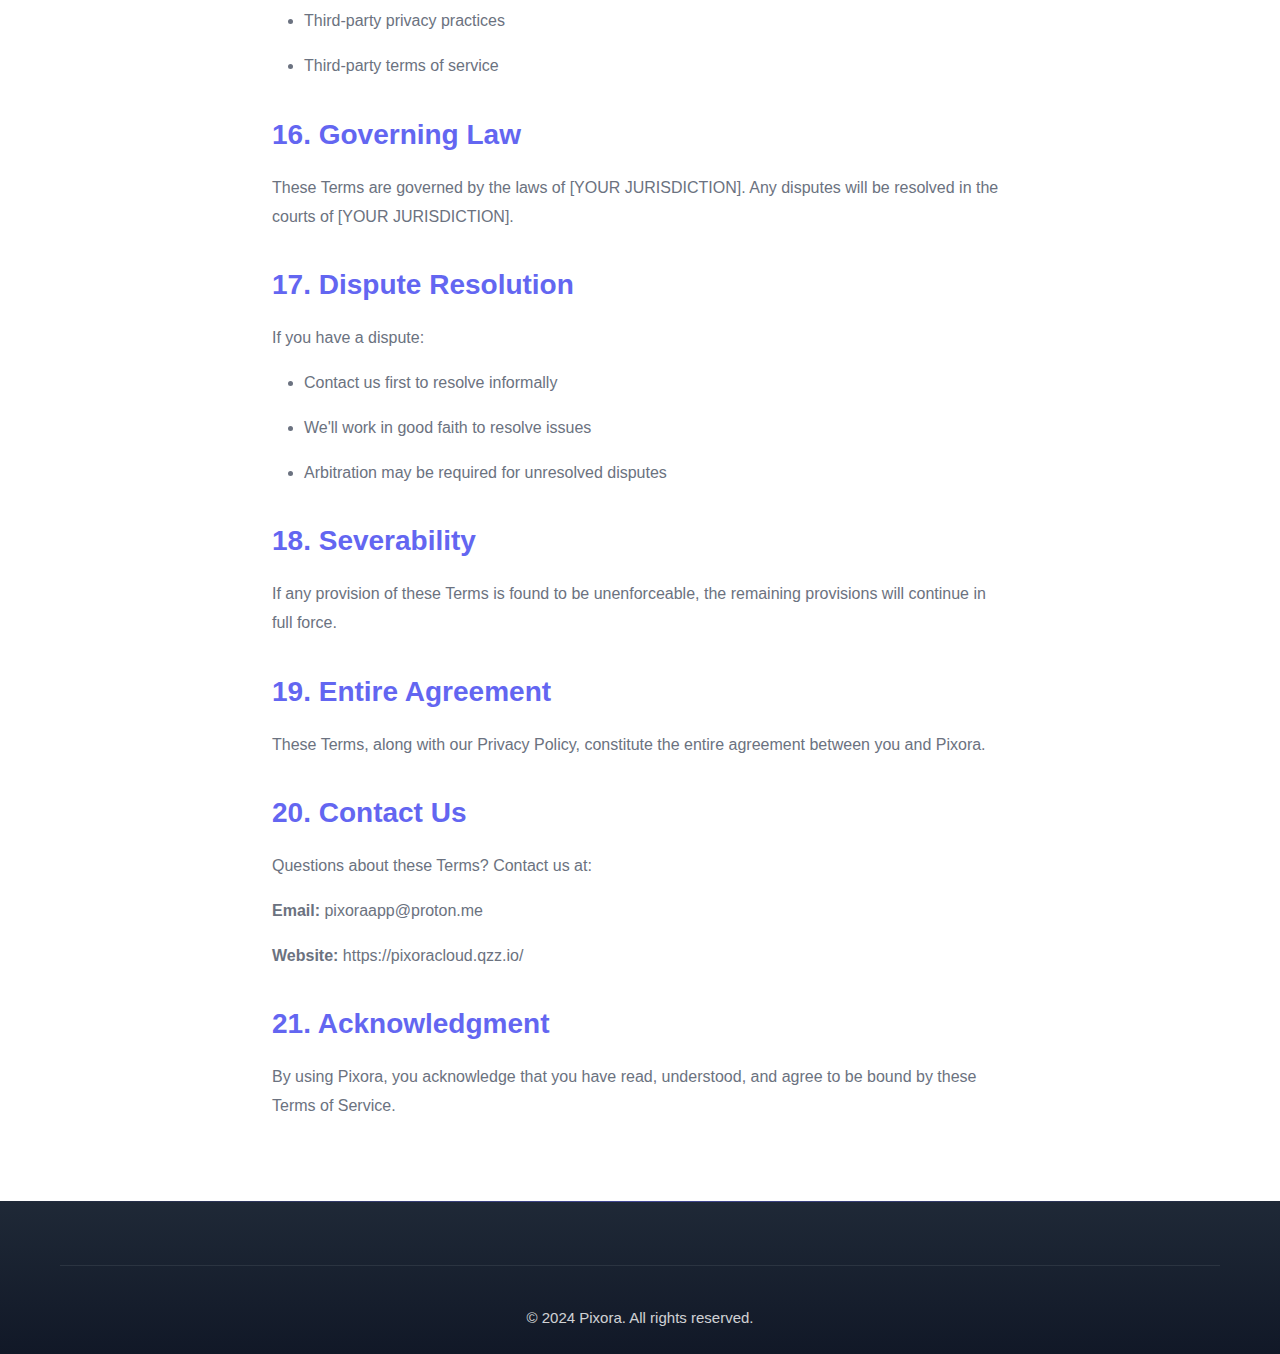
<file: website/terms.html>
<!DOCTYPE html>
<html lang="en">
  <head>
    <meta charset="UTF-8" />
    <meta name="viewport" content="width=device-width, initial-scale=1.0" />
    <title>Terms of Service - Pixora</title>
    <link rel="stylesheet" href="styles.css" />
    <style>
      .terms-page {
        max-width: 800px;
        margin: 0 auto;
        padding: 4rem 2rem;
      }
      .terms-page h1 {
        font-size: 2.5rem;
        margin-bottom: 1rem;
      }
      .terms-page h2 {
        font-size: 1.75rem;
        margin-top: 2rem;
        margin-bottom: 1rem;
        color: var(--primary-color);
      }
      .terms-page p,
      .terms-page li {
        color: var(--text-light);
        margin-bottom: 1rem;
        line-height: 1.8;
      }
      .terms-page ul {
        margin-left: 2rem;
      }
      .last-updated {
        color: var(--text-light);
        font-style: italic;
      }
    </style>
  </head>
  <body>
    <!-- Navigation -->
    <nav class="navbar">
      <div class="container">
        <div class="nav-wrapper">
          <a href="index.html" class="logo">
            <span class="logo-icon">📸</span>
            <span class="logo-text">Pixora</span>
          </a>
          <a href="index.html" class="btn btn-primary">Back to Home</a>
        </div>
      </div>
    </nav>

    <div class="terms-page">
      <h1>Terms of Service</h1>
      <p class="last-updated">Last updated: October 27, 2024</p>

      <h2>1. Acceptance of Terms</h2>
      <p>
        By downloading, installing, or using Pixora ("the App"), you agree to be
        bound by these Terms of Service. If you do not agree to these terms,
        please do not use the App.
      </p>

      <h2>2. Description of Service</h2>
      <p>
        Pixora is a photo gallery and management application that allows you to:
      </p>
      <ul>
        <li>View and organize photos stored on your device</li>
        <li>Optionally backup photos to cloud storage</li>
        <li>Edit and manage your photo collection</li>
        <li>Create albums and organize memories</li>
      </ul>

      <h2>3. User Accounts</h2>
      <p>
        Cloud backup features require creating an account. You are responsible
        for:
      </p>
      <ul>
        <li>Maintaining the confidentiality of your account credentials</li>
        <li>All activities that occur under your account</li>
        <li>Notifying us immediately of any unauthorized use</li>
      </ul>

      <h2>4. User Content</h2>
      <h3>Your Photos</h3>
      <ul>
        <li>You retain all rights to your photos</li>
        <li>We do not claim ownership of your content</li>
        <li>
          We do not use your photos for any purpose other than providing the
          service
        </li>
        <li>You are responsible for the content you upload</li>
      </ul>

      <h3>Prohibited Content</h3>
      <p>You may not upload content that:</p>
      <ul>
        <li>Violates any laws or regulations</li>
        <li>Infringes on intellectual property rights</li>
        <li>Contains malware or harmful code</li>
        <li>Is illegal, offensive, or inappropriate</li>
      </ul>

      <h2>5. Privacy</h2>
      <p>
        Your privacy is important to us. Please review our
        <a href="privacy.html">Privacy Policy</a> to understand how we collect,
        use, and protect your information.
      </p>

      <h2>6. Cloud Storage</h2>
      <h3>Optional Service</h3>
      <ul>
        <li>Cloud backup is completely optional</li>
        <li>You can use the App without cloud backup</li>
        <li>You control what gets backed up</li>
      </ul>

      <h3>Storage Limits</h3>
      <ul>
        <li>Free tier includes reasonable storage limits</li>
        <li>We reserve the right to modify storage limits with notice</li>
        <li>Paid tiers may be offered in the future</li>
      </ul>

      <h2>7. Acceptable Use</h2>
      <p>You agree not to:</p>
      <ul>
        <li>Use the App for any illegal purpose</li>
        <li>Attempt to hack, reverse engineer, or compromise the App</li>
        <li>Upload malicious content or viruses</li>
        <li>Abuse or overload our servers</li>
        <li>Violate any applicable laws or regulations</li>
        <li>Impersonate others or provide false information</li>
      </ul>

      <h2>8. Intellectual Property</h2>
      <ul>
        <li>The App and its original content are owned by Pixora</li>
        <li>Our trademarks and logos may not be used without permission</li>
        <li>The App is open source under [LICENSE] (specify your license)</li>
      </ul>

      <h2>9. Disclaimers</h2>
      <p>
        THE APP IS PROVIDED "AS IS" WITHOUT WARRANTIES OF ANY KIND. WE DO NOT
        GUARANTEE:
      </p>
      <ul>
        <li>Uninterrupted or error-free service</li>
        <li>Complete security of your data</li>
        <li>Compatibility with all devices</li>
        <li>Availability of cloud storage indefinitely</li>
      </ul>

      <h2>10. Limitation of Liability</h2>
      <p>TO THE MAXIMUM EXTENT PERMITTED BY LAW:</p>
      <ul>
        <li>
          We are not liable for any indirect, incidental, or consequential
          damages
        </li>
        <li>
          Our total liability is limited to the amount you paid us (if any)
        </li>
        <li>We are not responsible for loss of data due to device failure</li>
        <li>You are responsible for backing up your photos</li>
      </ul>

      <h2>11. Data Backup</h2>
      <p>Important:</p>
      <ul>
        <li>You are responsible for maintaining backups of your photos</li>
        <li>We recommend keeping multiple backups</li>
        <li>Cloud backup is a convenience, not a guarantee</li>
        <li>We are not liable for data loss</li>
      </ul>

      <h2>12. Termination</h2>
      <h3>By You</h3>
      <ul>
        <li>You may stop using the App at any time</li>
        <li>You may delete your account and data</li>
        <li>Uninstalling the App removes local data</li>
      </ul>

      <h3>By Us</h3>
      <p>We may terminate or suspend your account if:</p>
      <ul>
        <li>You violate these Terms</li>
        <li>You engage in prohibited activities</li>
        <li>Required by law</li>
      </ul>

      <h2>13. Changes to Terms</h2>
      <p>
        We may update these Terms from time to time. We will notify you of
        significant changes by:
      </p>
      <ul>
        <li>Posting the new Terms in the App</li>
        <li>Updating the "Last updated" date</li>
        <li>Sending a notification for major changes</li>
      </ul>
      <p>
        Continued use of the App after changes constitutes acceptance of the new
        Terms.
      </p>

      <h2>14. Changes to Service</h2>
      <p>We reserve the right to:</p>
      <ul>
        <li>Modify or discontinue features</li>
        <li>Change pricing (with notice)</li>
        <li>Update the App</li>
        <li>Discontinue the service (with reasonable notice)</li>
      </ul>

      <h2>15. Third-Party Services</h2>
      <p>
        The App may integrate with third-party services. We are not responsible
        for:
      </p>
      <ul>
        <li>Third-party service availability</li>
        <li>Third-party privacy practices</li>
        <li>Third-party terms of service</li>
      </ul>

      <h2>16. Governing Law</h2>
      <p>
        These Terms are governed by the laws of [YOUR JURISDICTION]. Any
        disputes will be resolved in the courts of [YOUR JURISDICTION].
      </p>

      <h2>17. Dispute Resolution</h2>
      <p>If you have a dispute:</p>
      <ul>
        <li>Contact us first to resolve informally</li>
        <li>We'll work in good faith to resolve issues</li>
        <li>Arbitration may be required for unresolved disputes</li>
      </ul>

      <h2>18. Severability</h2>
      <p>
        If any provision of these Terms is found to be unenforceable, the
        remaining provisions will continue in full force.
      </p>

      <h2>19. Entire Agreement</h2>
      <p>
        These Terms, along with our Privacy Policy, constitute the entire
        agreement between you and Pixora.
      </p>

      <h2>20. Contact Us</h2>
      <p>Questions about these Terms? Contact us at:</p>
      <p><strong>Email:</strong> pixoraapp@proton.me </p>
      <p><strong>Website:</strong> https://pixoracloud.qzz.io/ </p>

      <h2>21. Acknowledgment</h2>
      <p>
        By using Pixora, you acknowledge that you have read, understood, and
        agree to be bound by these Terms of Service.
      </p>
    </div>

    <footer class="footer">
      <div class="container">
        <div class="footer-bottom">
          <p>&copy; 2024 Pixora. All rights reserved.</p>
        </div>
      </div>
    </footer>
  </body>
</html>
</file>
<file: website/styles.css>
/* Reset and Base Styles */
* {
  margin: 0;
  padding: 0;
  box-sizing: border-box;
}

:root {
  --primary-color: #6366f1;
  --primary-dark: #4f46e5;
  --primary-light: #818cf8;
  --secondary-color: #8b5cf6;
  --accent-color: #ec4899;
  --text-dark: #1f2937;
  --text-light: #6b7280;
  --bg-light: #f9fafb;
  --bg-white: #ffffff;
  --border-color: #e5e7eb;
  --success-color: #10b981;
  --danger-color: #ef4444;
  --gradient-1: linear-gradient(135deg, #667eea 0%, #764ba2 100%);
  --gradient-2: linear-gradient(135deg, #f093fb 0%, #f5576c 100%);
  --gradient-3: linear-gradient(135deg, #4facfe 0%, #00f2fe 100%);
  --shadow-sm: 0 1px 2px 0 rgba(0, 0, 0, 0.05);
  --shadow-md: 0 4px 6px -1px rgba(0, 0, 0, 0.1);
  --shadow-lg: 0 10px 15px -3px rgba(0, 0, 0, 0.1);
  --shadow-xl: 0 20px 25px -5px rgba(0, 0, 0, 0.1);
}

html {
  scroll-behavior: smooth;
}

body {
  font-family: -apple-system, BlinkMacSystemFont, "Segoe UI", Roboto,
    "Helvetica Neue", Arial, sans-serif;
  line-height: 1.6;
  color: var(--text-dark);
  background: var(--bg-white);
  overflow-x: hidden;
}

.container {
  max-width: 1200px;
  margin: 0 auto;
  padding: 0 20px;
}

/* Navigation */
.navbar {
  background: rgba(255, 255, 255, 0.95);
  backdrop-filter: blur(10px);
  box-shadow: var(--shadow-sm);
  position: sticky;
  top: 0;
  z-index: 1000;
  transition: all 0.3s ease;
}

.navbar.scrolled {
  box-shadow: var(--shadow-md);
  background: rgba(255, 255, 255, 0.98);
}

.nav-wrapper {
  display: flex;
  justify-content: space-between;
  align-items: center;
  padding: 1.25rem 0;
}

.logo {
  display: flex;
  align-items: center;
  gap: 0.75rem;
  font-size: 1.5rem;
  font-weight: 700;
  cursor: pointer;
  transition: transform 0.3s ease;
}

.logo:hover {
  transform: scale(1.05);
}

.logo-image {
  height: 45px;
  width: auto;
  object-fit: contain;
  filter: drop-shadow(0 2px 8px rgba(0, 0, 0, 0.15));
  transition: filter 0.3s ease;
}

.logo:hover .logo-image {
  filter: drop-shadow(0 4px 12px rgba(99, 102, 241, 0.4));
}

.logo-text {
  background: var(--gradient-1);
  -webkit-background-clip: text;
  -webkit-text-fill-color: transparent;
  background-clip: text;
}

.logo-icon {
  font-size: 2rem;
  filter: drop-shadow(0 2px 4px rgba(99, 102, 241, 0.3));
}

.nav-menu {
  display: flex;
  list-style: none;
  gap: 2.5rem;
}

.nav-menu a {
  text-decoration: none;
  color: var(--text-dark);
  font-weight: 500;
  position: relative;
  transition: color 0.3s;
}

.nav-menu a::after {
  content: "";
  position: absolute;
  bottom: -5px;
  left: 0;
  width: 0;
  height: 2px;
  background: var(--gradient-1);
  transition: width 0.3s ease;
}

.nav-menu a:hover {
  color: var(--primary-color);
}

.nav-menu a:hover::after {
  width: 100%;
}

/* Buttons */
.btn {
  display: inline-block;
  padding: 0.875rem 1.75rem;
  border-radius: 0.75rem;
  text-decoration: none;
  font-weight: 600;
  transition: all 0.3s ease;
  border: none;
  cursor: pointer;
  position: relative;
  overflow: hidden;
}

.btn::before {
  content: "";
  position: absolute;
  top: 50%;
  left: 50%;
  width: 0;
  height: 0;
  border-radius: 50%;
  background: rgba(255, 255, 255, 0.3);
  transform: translate(-50%, -50%);
  transition: width 0.6s, height 0.6s;
}

.btn:hover::before {
  width: 300px;
  height: 300px;
}

.btn-primary {
  background: var(--gradient-1);
  color: white;
  box-shadow: 0 4px 15px rgba(99, 102, 241, 0.3);
}

.btn-primary:hover {
  transform: translateY(-3px);
  box-shadow: 0 8px 25px rgba(99, 102, 241, 0.4);
}

.btn-secondary {
  background: transparent;
  color: var(--primary-color);
  border: 2px solid var(--primary-color);
  box-shadow: 0 0 0 0 rgba(99, 102, 241, 0.3);
}

.btn-secondary:hover {
  background: var(--primary-color);
  color: white;
  box-shadow: 0 4px 15px rgba(99, 102, 241, 0.3);
  transform: translateY(-3px);
}

.btn-large {
  padding: 1.125rem 2.5rem;
  font-size: 1.125rem;
  border-radius: 1rem;
}

/* Hero Section */
.hero {
  padding: 6rem 0 4rem;
  background: var(--gradient-1);
  color: white;
  position: relative;
  overflow: hidden;
}

.hero::before {
  content: "";
  position: absolute;
  top: 0;
  left: 0;
  right: 0;
  bottom: 0;
  background: url('data:image/svg+xml,<svg width="100" height="100" xmlns="http://www.w3.org/2000/svg"><defs><pattern id="grid" width="100" height="100" patternUnits="userSpaceOnUse"><path d="M 100 0 L 0 0 0 100" fill="none" stroke="rgba(255,255,255,0.05)" stroke-width="1"/></pattern></defs><rect width="100%" height="100%" fill="url(%23grid)"/></svg>');
  opacity: 0.3;
}

.hero-content {
  display: grid;
  grid-template-columns: 1fr 1fr;
  gap: 5rem;
  align-items: center;
  position: relative;
  z-index: 1;
}

.hero-title {
  font-size: 4rem;
  font-weight: 900;
  line-height: 1.1;
  margin-bottom: 1.5rem;
  letter-spacing: -0.02em;
}

.highlight {
  background: linear-gradient(135deg, #fbbf24 0%, #f59e0b 100%);
  -webkit-background-clip: text;
  -webkit-text-fill-color: transparent;
  background-clip: text;
  position: relative;
  display: inline-block;
}

.highlight::after {
  content: "";
  position: absolute;
  bottom: 0;
  left: 0;
  right: 0;
  height: 3px;
  background: linear-gradient(135deg, #fbbf24 0%, #f59e0b 100%);
  border-radius: 2px;
}

.hero-subtitle {
  font-size: 1.375rem;
  margin-bottom: 2.5rem;
  opacity: 0.95;
  line-height: 1.7;
}

.hero-buttons {
  display: flex;
  gap: 1.25rem;
  margin-bottom: 3.5rem;
  flex-wrap: wrap;
}

.hero-stats {
  display: flex;
  gap: 3.5rem;
  flex-wrap: wrap;
}

.stat {
  display: flex;
  flex-direction: column;
  padding: 1rem 1.5rem;
  background: rgba(255, 255, 255, 0.1);
  border-radius: 1rem;
  backdrop-filter: blur(10px);
  border: 1px solid rgba(255, 255, 255, 0.2);
  transition: transform 0.3s ease;
}

.stat:hover {
  transform: translateY(-5px);
  background: rgba(255, 255, 255, 0.15);
}

.stat-number {
  font-size: 2.5rem;
  font-weight: 800;
  background: linear-gradient(135deg, #fff 0%, rgba(255, 255, 255, 0.8) 100%);
  -webkit-background-clip: text;
  -webkit-text-fill-color: transparent;
  background-clip: text;
}

.stat-label {
  font-size: 0.9rem;
  opacity: 0.9;
  margin-top: 0.25rem;
}

/* Phone Mockup */
.phone-mockup {
  background: linear-gradient(145deg, #2d3748, #1a202c);
  border-radius: 2.5rem;
  padding: 1.25rem;
  box-shadow: 0 25px 70px rgba(0, 0, 0, 0.4), 0 0 0 1px rgba(255, 255, 255, 0.1);
  transform: perspective(1000px) rotateY(-5deg);
  transition: transform 0.5s ease;
  position: relative;
}

.phone-mockup::before {
  content: "";
  position: absolute;
  top: 1.25rem;
  left: 50%;
  transform: translateX(-50%);
  width: 80px;
  height: 25px;
  background: #1a202c;
  border-radius: 0 0 20px 20px;
  z-index: 10;
}

.phone-mockup:hover {
  transform: perspective(1000px) rotateY(0deg) scale(1.02);
}

.phone-screen {
  background: white;
  border-radius: 2rem;
  overflow: hidden;
  aspect-ratio: 9/19.5;
  box-shadow: inset 0 0 0 1px rgba(0, 0, 0, 0.1);
}

.app-preview {
  padding: 1.5rem 1rem;
}

.preview-header {
  display: flex;
  justify-content: space-between;
  align-items: center;
  padding: 1rem;
  font-weight: 600;
  color: var(--text-dark);
  font-size: 1.125rem;
}

.preview-header .material-symbols-outlined {
  font-size: 1.5rem;
  color: var(--text-light);
  font-variation-settings: "FILL" 0, "wght" 400, "GRAD" 0, "opsz" 24;
}

.preview-grid {
  display: grid;
  grid-template-columns: repeat(3, 1fr);
  gap: 0.625rem;
  padding: 1rem;
}

.preview-item {
  aspect-ratio: 1;
  background: var(--gradient-1);
  border-radius: 0.75rem;
  animation: fadeInScale 0.6s ease backwards;
  box-shadow: 0 2px 8px rgba(0, 0, 0, 0.1);
}

.preview-item:nth-child(1) {
  animation-delay: 0.1s;
}
.preview-item:nth-child(2) {
  animation-delay: 0.2s;
}
.preview-item:nth-child(3) {
  animation-delay: 0.3s;
}
.preview-item:nth-child(4) {
  animation-delay: 0.4s;
}
.preview-item:nth-child(5) {
  animation-delay: 0.5s;
}
.preview-item:nth-child(6) {
  animation-delay: 0.6s;
}

@keyframes fadeInScale {
  from {
    opacity: 0;
    transform: scale(0.8);
  }
  to {
    opacity: 1;
    transform: scale(1);
  }
}

/* Comparison Section */
.comparison {
  padding: 6rem 0;
  background: var(--bg-light);
  position: relative;
}

.section-title {
  text-align: center;
  font-size: 3rem;
  font-weight: 800;
  margin-bottom: 1rem;
  background: var(--gradient-1);
  -webkit-background-clip: text;
  -webkit-text-fill-color: transparent;
  background-clip: text;
  letter-spacing: -0.02em;
}

.section-subtitle {
  text-align: center;
  font-size: 1.25rem;
  color: var(--text-light);
  margin-bottom: 3.5rem;
  max-width: 700px;
  margin-left: auto;
  margin-right: auto;
}

.comparison-table {
  background: white;
  border-radius: 1.5rem;
  overflow: hidden;
  box-shadow: var(--shadow-lg);
  border: 1px solid var(--border-color);
}

.comparison-header,
.comparison-row {
  display: grid;
  grid-template-columns: 2fr 1fr 1fr;
  border-bottom: 1px solid var(--border-color);
}

.comparison-row:last-child {
  border-bottom: none;
}

.comparison-header {
  background: var(--gradient-1);
  color: white;
  font-weight: 700;
  font-size: 1.125rem;
}

.comparison-row {
  transition: background 0.3s ease;
}

.comparison-row:hover {
  background: rgba(99, 102, 241, 0.03);
}

.comparison-cell {
  padding: 1.75rem;
  text-align: center;
  display: flex;
  align-items: center;
  justify-content: center;
}

.comparison-cell.feature {
  text-align: left;
  font-weight: 600;
  color: var(--text-dark);
  justify-content: flex-start;
}

.comparison-cell.brand {
  display: flex;
  flex-direction: column;
  align-items: center;
  gap: 0.625rem;
}

.brand-logo {
  font-size: 3rem;
  filter: drop-shadow(0 2px 4px rgba(255, 255, 255, 0.3));
  font-variation-settings: "FILL" 1, "wght" 500, "GRAD" 0, "opsz" 48;
}

.comparison-cell.check {
  color: var(--success-color);
  font-size: 2rem;
  font-weight: 700;
}

.comparison-cell.cross {
  color: var(--danger-color);
  font-size: 2rem;
  font-weight: 700;
  opacity: 0.7;
}

/* Features Section */
.features {
  padding: 6rem 0;
  background: linear-gradient(180deg, var(--bg-white) 0%, var(--bg-light) 100%);
}

.features-grid {
  display: grid;
  grid-template-columns: repeat(auto-fit, minmax(320px, 1fr));
  gap: 2rem;
}

.feature-card {
  background: white;
  padding: 2.5rem;
  border-radius: 1.5rem;
  box-shadow: var(--shadow-md);
  transition: all 0.4s cubic-bezier(0.4, 0, 0.2, 1);
  border: 1px solid transparent;
  position: relative;
  overflow: hidden;
}

.feature-card::before {
  content: "";
  position: absolute;
  top: 0;
  left: 0;
  right: 0;
  height: 5px;
  background: var(--gradient-1);
  transform: scaleX(0);
  transform-origin: left;
  transition: transform 0.4s ease;
}

.feature-card:hover::before {
  transform: scaleX(1);
}

.feature-card:hover {
  transform: translateY(-8px);
  box-shadow: var(--shadow-xl);
  border-color: rgba(99, 102, 241, 0.1);
}

.feature-icon {
  font-size: 4rem;
  margin-bottom: 1.25rem;
  display: inline-block;
  color: var(--primary-color);
  filter: drop-shadow(0 4px 8px rgba(99, 102, 241, 0.3));
  transition: all 0.3s ease;
  font-variation-settings: "FILL" 1, "wght" 400, "GRAD" 0, "opsz" 48;
}

.feature-card:hover .feature-icon {
  transform: scale(1.15) rotate(5deg);
  color: var(--secondary-color);
  filter: drop-shadow(0 6px 12px rgba(139, 92, 246, 0.4));
}

.feature-card h3 {
  font-size: 1.5rem;
  margin-bottom: 1rem;
  color: var(--text-dark);
  font-weight: 700;
}

.feature-card p {
  color: var(--text-light);
  line-height: 1.7;
}

/* Why Pixora Section */
.why-pixora {
  padding: 6rem 0;
  background: var(--bg-light);
}

.why-content {
  display: grid;
  grid-template-columns: 1fr 1fr;
  gap: 5rem;
  align-items: center;
}

.why-text h2 {
  font-size: 3rem;
  margin-bottom: 1.5rem;
  font-weight: 800;
  background: var(--gradient-1);
  -webkit-background-clip: text;
  -webkit-text-fill-color: transparent;
  background-clip: text;
  letter-spacing: -0.02em;
}

.lead {
  font-size: 1.375rem;
  color: var(--text-light);
  margin-bottom: 2.5rem;
  line-height: 1.7;
}

.why-points {
  display: flex;
  flex-direction: column;
  gap: 2.5rem;
}

.why-point {
  display: flex;
  gap: 1.5rem;
  padding: 1.5rem;
  background: white;
  border-radius: 1.25rem;
  box-shadow: var(--shadow-md);
  transition: all 0.3s ease;
}

.why-point:hover {
  transform: translateX(10px);
  box-shadow: var(--shadow-lg);
}

.point-icon {
  font-size: 3rem;
  flex-shrink: 0;
  color: var(--primary-color);
  filter: drop-shadow(0 2px 4px rgba(99, 102, 241, 0.3));
  font-variation-settings: "FILL" 1, "wght" 400, "GRAD" 0, "opsz" 48;
  transition: transform 0.3s ease;
}

.why-point:hover .point-icon {
  transform: scale(1.1);
}

.why-point h4 {
  margin-bottom: 0.625rem;
  font-size: 1.25rem;
  font-weight: 700;
  color: var(--text-dark);
}

.why-point p {
  color: var(--text-light);
  line-height: 1.6;
}

.privacy-shield {
  background: var(--gradient-1);
  padding: 5rem 3rem;
  border-radius: 2.5rem;
  text-align: center;
  color: white;
  box-shadow: var(--shadow-xl);
  position: relative;
  overflow: hidden;
}

.privacy-shield::before {
  content: "";
  position: absolute;
  top: -50%;
  left: -50%;
  width: 200%;
  height: 200%;
  background: radial-gradient(
    circle,
    rgba(255, 255, 255, 0.1) 1px,
    transparent 1px
  );
  background-size: 30px 30px;
  animation: rotateBackground 30s linear infinite;
}

@keyframes rotateBackground {
  0% {
    transform: rotate(0deg);
  }
  100% {
    transform: rotate(360deg);
  }
}

.shield-icon {
  font-size: 8rem;
  margin-bottom: 1.5rem;
  filter: drop-shadow(0 10px 20px rgba(0, 0, 0, 0.2));
  animation: float 3s ease-in-out infinite;
  position: relative;
  z-index: 1;
  font-variation-settings: "FILL" 1, "wght" 400, "GRAD" 0, "opsz" 48;
}

@keyframes float {
  0%,
  100% {
    transform: translateY(0);
  }
  50% {
    transform: translateY(-20px);
  }
}

.privacy-shield p {
  font-size: 1.5rem;
  font-weight: 700;
  position: relative;
  z-index: 1;
}

/* Privacy Section */
.privacy {
  padding: 6rem 0;
  background: linear-gradient(180deg, var(--bg-white) 0%, var(--bg-light) 100%);
}

.privacy-grid {
  display: grid;
  grid-template-columns: repeat(auto-fit, minmax(320px, 1fr));
  gap: 2rem;
}

.privacy-card {
  background: white;
  padding: 2.5rem;
  border-radius: 1.5rem;
  border: 2px solid var(--border-color);
  transition: all 0.4s cubic-bezier(0.4, 0, 0.2, 1);
  position: relative;
  overflow: hidden;
}

.privacy-card::before {
  content: "";
  position: absolute;
  top: 0;
  left: 0;
  width: 100%;
  height: 100%;
  background: var(--gradient-1);
  opacity: 0;
  transition: opacity 0.4s ease;
  z-index: 0;
}

.privacy-card:hover::before {
  opacity: 0.05;
}

.privacy-card:hover {
  border-color: var(--primary-color);
  transform: translateY(-5px);
  box-shadow: var(--shadow-xl);
}

.privacy-card h3 {
  font-size: 1.375rem;
  margin-bottom: 1rem;
  font-weight: 700;
  position: relative;
  z-index: 1;
  display: flex;
  align-items: center;
  gap: 0.75rem;
}

.privacy-card h3 .material-symbols-outlined {
  font-size: 2rem;
  color: var(--primary-color);
  font-variation-settings: "FILL" 1, "wght" 400, "GRAD" 0, "opsz" 40;
  transition: transform 0.3s ease;
}

.privacy-card:hover h3 .material-symbols-outlined {
  transform: scale(1.1);
}

.privacy-card p {
  color: var(--text-light);
  line-height: 1.7;
  position: relative;
  z-index: 1;
}

/* Download Section */
.download {
  padding: 6rem 0;
  background: var(--gradient-1);
  color: white;
  text-align: center;
  position: relative;
  overflow: hidden;
}

.download::before {
  content: "";
  position: absolute;
  top: -50%;
  left: -50%;
  width: 200%;
  height: 200%;
  background: radial-gradient(
    circle,
    rgba(255, 255, 255, 0.1) 1px,
    transparent 1px
  );
  background-size: 50px 50px;
  animation: moveBackground 20s linear infinite;
}

@keyframes moveBackground {
  0% {
    transform: translate(0, 0);
  }
  100% {
    transform: translate(50px, 50px);
  }
}

.download-content {
  position: relative;
  z-index: 1;
}

.download-content h2 {
  font-size: 3rem;
  margin-bottom: 1.25rem;
  font-weight: 800;
  letter-spacing: -0.02em;
}

.download-content > p {
  font-size: 1.375rem;
  margin-bottom: 3rem;
  opacity: 0.95;
  max-width: 600px;
  margin-left: auto;
  margin-right: auto;
}

.download-buttons {
  display: flex;
  justify-content: center;
  gap: 1.5rem;
  margin-bottom: 2rem;
  flex-wrap: wrap;
}

.download-btn {
  display: flex;
  align-items: center;
  gap: 1.25rem;
  background: white;
  color: var(--text-dark);
  padding: 1.25rem 2.5rem;
  border-radius: 1.25rem;
  text-decoration: none;
  transition: all 0.3s ease;
  box-shadow: 0 10px 30px rgba(0, 0, 0, 0.2);
  position: relative;
  overflow: hidden;
}

.download-btn::before {
  content: "";
  position: absolute;
  top: 0;
  left: -100%;
  width: 100%;
  height: 100%;
  background: linear-gradient(
    90deg,
    transparent,
    rgba(99, 102, 241, 0.1),
    transparent
  );
  transition: left 0.5s ease;
}

.download-btn:hover::before {
  left: 100%;
}

.download-btn:hover {
  transform: translateY(-5px) scale(1.02);
  box-shadow: 0 15px 40px rgba(0, 0, 0, 0.3);
}

.download-icon {
  font-size: 3.5rem;
  color: var(--primary-color);
  filter: drop-shadow(0 2px 4px rgba(99, 102, 241, 0.3));
  font-variation-settings: "FILL" 1, "wght" 400, "GRAD" 0, "opsz" 48;
  transition: transform 0.3s ease;
}

.download-btn:hover .download-icon {
  transform: scale(1.1);
}

.download-text {
  display: flex;
  flex-direction: column;
  align-items: flex-start;
  text-align: left;
}

.download-label {
  font-size: 0.875rem;
  color: var(--text-light);
  font-weight: 500;
}

.download-store {
  font-size: 1.375rem;
  font-weight: 700;
  color: var(--text-dark);
}

.download-note {
  opacity: 0.9;
  margin-top: 1.5rem;
  font-size: 1.125rem;
  font-weight: 500;
}

/* Alternative Downloads */
.alternative-downloads {
  margin-top: 3rem;
  padding-top: 2rem;
  border-top: 1px solid rgba(255, 255, 255, 0.2);
}

.alt-download-title {
  font-size: 1rem;
  opacity: 0.8;
  margin-bottom: 1.5rem;
  font-weight: 600;
  text-transform: uppercase;
  letter-spacing: 0.05em;
}

.alt-download-buttons {
  display: flex;
  justify-content: center;
  gap: 1rem;
  flex-wrap: wrap;
}

.alt-download-btn {
  display: flex;
  align-items: center;
  gap: 0.75rem;
  background: rgba(255, 255, 255, 0.1);
  color: white;
  padding: 0.875rem 1.75rem;
  border-radius: 0.75rem;
  text-decoration: none;
  transition: all 0.3s ease;
  border: 1px solid rgba(255, 255, 255, 0.2);
  backdrop-filter: blur(10px);
  font-weight: 600;
  font-size: 0.9375rem;
}

.alt-download-btn:hover {
  background: rgba(255, 255, 255, 0.2);
  border-color: rgba(255, 255, 255, 0.4);
  transform: translateY(-3px);
  box-shadow: 0 8px 20px rgba(0, 0, 0, 0.3);
}

.alt-download-btn.direct-download {
  background: rgba(16, 185, 129, 0.2);
  border-color: rgba(16, 185, 129, 0.4);
}

.alt-download-btn.direct-download:hover {
  background: rgba(16, 185, 129, 0.3);
  border-color: rgba(16, 185, 129, 0.6);
}

.alt-icon {
  width: 24px;
  height: 24px;
  flex-shrink: 0;
}

.download-info {
  display: flex;
  align-items: center;
  justify-content: center;
  gap: 0.5rem;
  margin-top: 1.5rem;
  font-size: 0.875rem;
  opacity: 0.7;
}

.download-info .material-symbols-outlined {
  font-size: 1.25rem;
}

.download-btn.disabled {
  opacity: 0.6;
  cursor: not-allowed;
}

.download-btn.disabled:hover {
  transform: none;
  box-shadow: 0 10px 30px rgba(0, 0, 0, 0.2);
}

/* Security Badge */
.security-badge {
  margin-top: 2.5rem;
  display: flex;
  justify-content: center;
}

.virus-total-badge {
  display: flex;
  align-items: center;
  gap: 1rem;
  background: rgba(16, 185, 129, 0.15);
  border: 2px solid rgba(16, 185, 129, 0.4);
  padding: 1rem 1.75rem;
  border-radius: 1rem;
  text-decoration: none;
  transition: all 0.3s ease;
  backdrop-filter: blur(10px);
  max-width: 400px;
}

.virus-total-badge:hover {
  background: rgba(16, 185, 129, 0.25);
  border-color: rgba(16, 185, 129, 0.6);
  transform: translateY(-3px);
  box-shadow: 0 8px 20px rgba(16, 185, 129, 0.3);
}

.badge-icon {
  width: 40px;
  height: 40px;
  flex-shrink: 0;
  filter: drop-shadow(0 2px 4px rgba(16, 185, 129, 0.3));
}

.badge-text {
  display: flex;
  flex-direction: column;
  flex: 1;
  text-align: left;
}

.badge-title {
  font-size: 1.125rem;
  font-weight: 700;
  color: white;
  margin-bottom: 0.25rem;
}

.badge-subtitle {
  font-size: 0.875rem;
  color: rgba(255, 255, 255, 0.8);
  font-weight: 500;
}

.badge-arrow {
  font-size: 1.5rem;
  color: rgba(255, 255, 255, 0.6);
  transition: transform 0.3s ease;
}

.virus-total-badge:hover .badge-arrow {
  transform: translateX(5px);
  color: white;
}

/* FAQ Section */
.faq {
  padding: 6rem 0;
  background: var(--bg-light);
}

.faq-grid {
  display: grid;
  grid-template-columns: repeat(auto-fit, minmax(350px, 1fr));
  gap: 2rem;
}

.faq-item {
  background: white;
  padding: 2.5rem;
  border-radius: 1.5rem;
  box-shadow: var(--shadow-md);
  transition: all 0.3s ease;
  border: 1px solid transparent;
}

.faq-item:hover {
  transform: translateY(-3px);
  box-shadow: var(--shadow-lg);
  border-color: rgba(99, 102, 241, 0.1);
}

.faq-item h3 {
  margin-bottom: 1rem;
  color: var(--primary-color);
  font-size: 1.25rem;
  font-weight: 700;
}

.faq-item p {
  color: var(--text-light);
  line-height: 1.7;
}

/* Footer */
.footer {
  background: linear-gradient(180deg, #1f2937 0%, #111827 100%);
  color: white;
  padding: 4rem 0 1.5rem;
  position: relative;
}

.footer::before {
  content: "";
  position: absolute;
  top: 0;
  left: 0;
  right: 0;
  height: 1px;
  background: linear-gradient(
    90deg,
    transparent,
    rgba(99, 102, 241, 0.5),
    transparent
  );
}

.footer-content {
  display: grid;
  grid-template-columns: repeat(auto-fit, minmax(220px, 1fr));
  gap: 3rem;
  margin-bottom: 3rem;
}

.footer-logo {
  display: flex;
  align-items: center;
  gap: 0.75rem;
  font-size: 1.75rem;
  font-weight: 800;
  margin-bottom: 1.25rem;
}

.footer-logo .logo-image {
  height: 50px;
  width: auto;
  object-fit: contain;
  filter: brightness(1.2) drop-shadow(0 2px 8px rgba(255, 255, 255, 0.2));
}

.footer-logo .logo-text {
  background: linear-gradient(135deg, #818cf8 0%, #c084fc 100%);
  -webkit-background-clip: text;
  -webkit-text-fill-color: transparent;
  background-clip: text;
}

.footer-section h4 {
  margin-bottom: 1.25rem;
  font-size: 1.125rem;
  font-weight: 700;
  color: rgba(255, 255, 255, 0.95);
}

.footer-section ul {
  list-style: none;
  display: flex;
  flex-direction: column;
  gap: 0.75rem;
}

.footer-section a {
  color: rgba(255, 255, 255, 0.7);
  text-decoration: none;
  transition: all 0.3s ease;
  display: inline-block;
}

.footer-section a:hover {
  color: white;
  transform: translateX(5px);
}

.footer-bottom {
  text-align: center;
  padding-top: 2.5rem;
  border-top: 1px solid rgba(255, 255, 255, 0.1);
  opacity: 0.8;
  font-size: 0.9375rem;
}

/* Responsive Design */
@media (max-width: 1024px) {
  .hero-title {
    font-size: 3.5rem;
  }

  .why-content {
    gap: 3rem;
  }
}

@media (max-width: 768px) {
  .nav-menu {
    display: none;
  }

  .hero {
    padding: 4rem 0 3rem;
  }

  .hero-content {
    grid-template-columns: 1fr;
    gap: 3rem;
  }

  .hero-title {
    font-size: 2.5rem;
  }

  .hero-subtitle {
    font-size: 1.125rem;
  }

  .hero-buttons {
    flex-direction: column;
    align-items: stretch;
  }

  .hero-stats {
    justify-content: space-between;
    gap: 1rem;
  }

  .stat {
    flex: 1;
    min-width: 0;
  }

  .section-title {
    font-size: 2rem;
  }

  .comparison-header,
  .comparison-row {
    grid-template-columns: 1.5fr 1fr 1fr;
  }

  .comparison-cell {
    padding: 1.25rem 0.75rem;
    font-size: 0.875rem;
  }

  .comparison-cell.feature {
    font-size: 0.9375rem;
  }

  .brand-logo {
    font-size: 2rem;
  }

  .why-content {
    grid-template-columns: 1fr;
    gap: 3rem;
  }

  .why-text h2 {
    font-size: 2.25rem;
  }

  .alt-download-buttons {
    flex-direction: column;
    align-items: stretch;
  }

  .alt-download-btn {
    justify-content: center;
  }

  .virus-total-badge {
    flex-direction: column;
    text-align: center;
    padding: 1.25rem;
  }

  .badge-text {
    text-align: center;
  }

  .badge-arrow {
    display: none;
  }

  .download-content h2 {
    font-size: 2.25rem;
  }

  .download-buttons {
    flex-direction: column;
    align-items: stretch;
  }

  .features-grid,
  .privacy-grid,
  .faq-grid {
    grid-template-columns: 1fr;
  }

  .phone-mockup {
    transform: perspective(1000px) rotateY(0deg);
  }
}

@media (max-width: 480px) {
  .hero-title {
    font-size: 2rem;
  }

  .section-title {
    font-size: 1.75rem;
  }

  .comparison-cell {
    padding: 1rem 0.5rem;
    font-size: 0.8125rem;
  }

  .feature-card,
  .privacy-card,
  .faq-item {
    padding: 1.75rem;
  }
}

/* Additional Improvements */
.section-subtitle {
  text-align: center;
  font-size: 1.25rem;
  color: var(--text-light);
  margin-bottom: 3rem;
  max-width: 600px;
  margin-left: auto;
  margin-right: auto;
}

.trust-badges {
  display: flex;
  gap: 1rem;
  flex-wrap: wrap;
  margin-top: 2rem;
}

.badge {
  background: rgba(255, 255, 255, 0.2);
  padding: 0.5rem 1rem;
  border-radius: 2rem;
  font-size: 0.875rem;
  font-weight: 600;
  backdrop-filter: blur(10px);
}

.footer-tagline {
  margin-top: 1rem;
  color: rgba(255, 255, 255, 0.9);
}

.shield-subtitle {
  font-size: 1rem;
  opacity: 0.9;
  margin-top: 0.5rem;
}

/* Improved hover effects */
.feature-card {
  position: relative;
  overflow: hidden;
}

.feature-card::before {
  content: "";
  position: absolute;
  top: 0;
  left: 0;
  right: 0;
  height: 4px;
  background: linear-gradient(
    90deg,
    var(--primary-color),
    var(--secondary-color)
  );
  transform: scaleX(0);
  transition: transform 0.3s;
}

.feature-card:hover::before {
  transform: scaleX(1);
}

/* Scroll reveal animations */
@keyframes fadeInUp {
  from {
    opacity: 0;
    transform: translateY(40px);
  }
  to {
    opacity: 1;
    transform: translateY(0);
  }
}

@keyframes fadeInLeft {
  from {
    opacity: 0;
    transform: translateX(-40px);
  }
  to {
    opacity: 1;
    transform: translateX(0);
  }
}

@keyframes fadeInRight {
  from {
    opacity: 0;
    transform: translateX(40px);
  }
  to {
    opacity: 1;
    transform: translateX(0);
  }
}

.hero-content {
  animation: fadeInUp 0.8s ease-out;
}

/* Scroll progress indicator */
.scroll-progress {
  position: fixed;
  top: 0;
  left: 0;
  width: 0%;
  height: 3px;
  background: var(--gradient-1);
  z-index: 9999;
  transition: width 0.1s ease;
}

/* Responsive improvements */
@media (max-width: 768px) {
  .hero-title {
    font-size: 2rem;
  }

  .trust-badges {
    justify-content: center;
  }

  .badge {
    font-size: 0.75rem;
    padding: 0.4rem 0.8rem;
  }
}

/* Print styles */
@media print {
  .navbar,
  .download,
  .footer {
    display: none;
  }
}

/* Accessibility improvements */
.btn:focus,
.download-btn:focus,
a:focus {
  outline: 3px solid var(--primary-color);
  outline-offset: 3px;
  border-radius: 0.5rem;
}

.btn:focus:not(:focus-visible),
.download-btn:focus:not(:focus-visible),
a:focus:not(:focus-visible) {
  outline: none;
}

/* Skip to main content link */
.skip-to-main {
  position: absolute;
  top: -100px;
  left: 0;
  background: var(--primary-color);
  color: white;
  padding: 1rem 2rem;
  text-decoration: none;
  z-index: 10000;
  border-radius: 0 0 0.5rem 0;
}

.skip-to-main:focus {
  top: 0;
}

/* Reduced motion for accessibility */
@media (prefers-reduced-motion: reduce) {
  *,
  *::before,
  *::after {
    animation-duration: 0.01ms !important;
    animation-iteration-count: 1 !important;
    transition-duration: 0.01ms !important;
    scroll-behavior: auto !important;
  }
}

/* Print styles */
@media print {
  .navbar,
  .download,
  .footer,
  .scroll-progress {
    display: none;
  }

  body {
    background: white;
    color: black;
  }

  .hero {
    background: white;
    color: black;
  }
}

/* High contrast mode support */
@media (prefers-contrast: high) {
  :root {
    --primary-color: #0000ff;
    --text-dark: #000000;
    --text-light: #000000;
    --border-color: #000000;
  }

  .btn {
    border: 2px solid currentColor;
  }
}

/* Loading state */
.loading {
  opacity: 0;
  animation: fadeIn 0.5s ease forwards;
}

@keyframes fadeIn {
  to {
    opacity: 1;
  }
}

/* Selection styling */
::selection {
  background: var(--primary-color);
  color: white;
}

::-moz-selection {
  background: var(--primary-color);
  color: white;
}

/* Scrollbar styling */
::-webkit-scrollbar {
  width: 12px;
}

::-webkit-scrollbar-track {
  background: var(--bg-light);
}

::-webkit-scrollbar-thumb {
  background: var(--primary-color);
  border-radius: 6px;
}

::-webkit-scrollbar-thumb:hover {
  background: var(--primary-dark);
}
</file>
